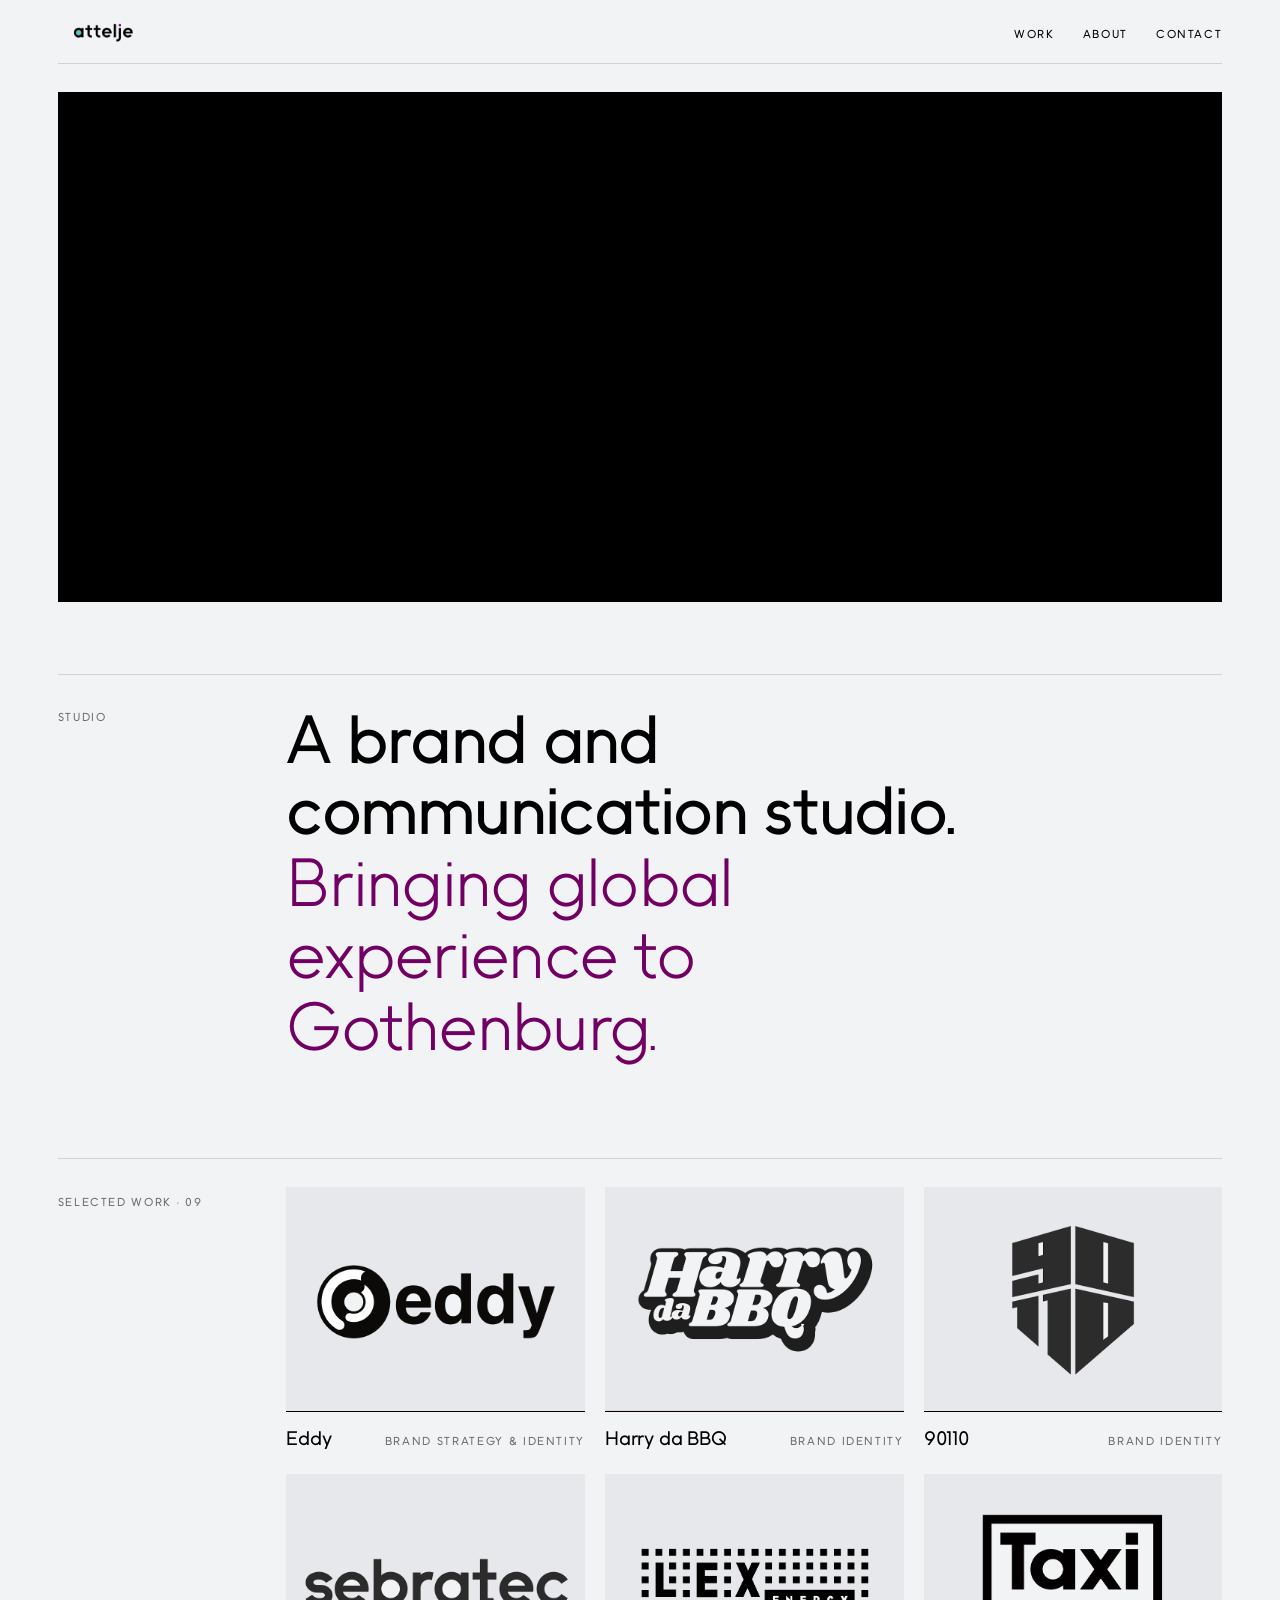
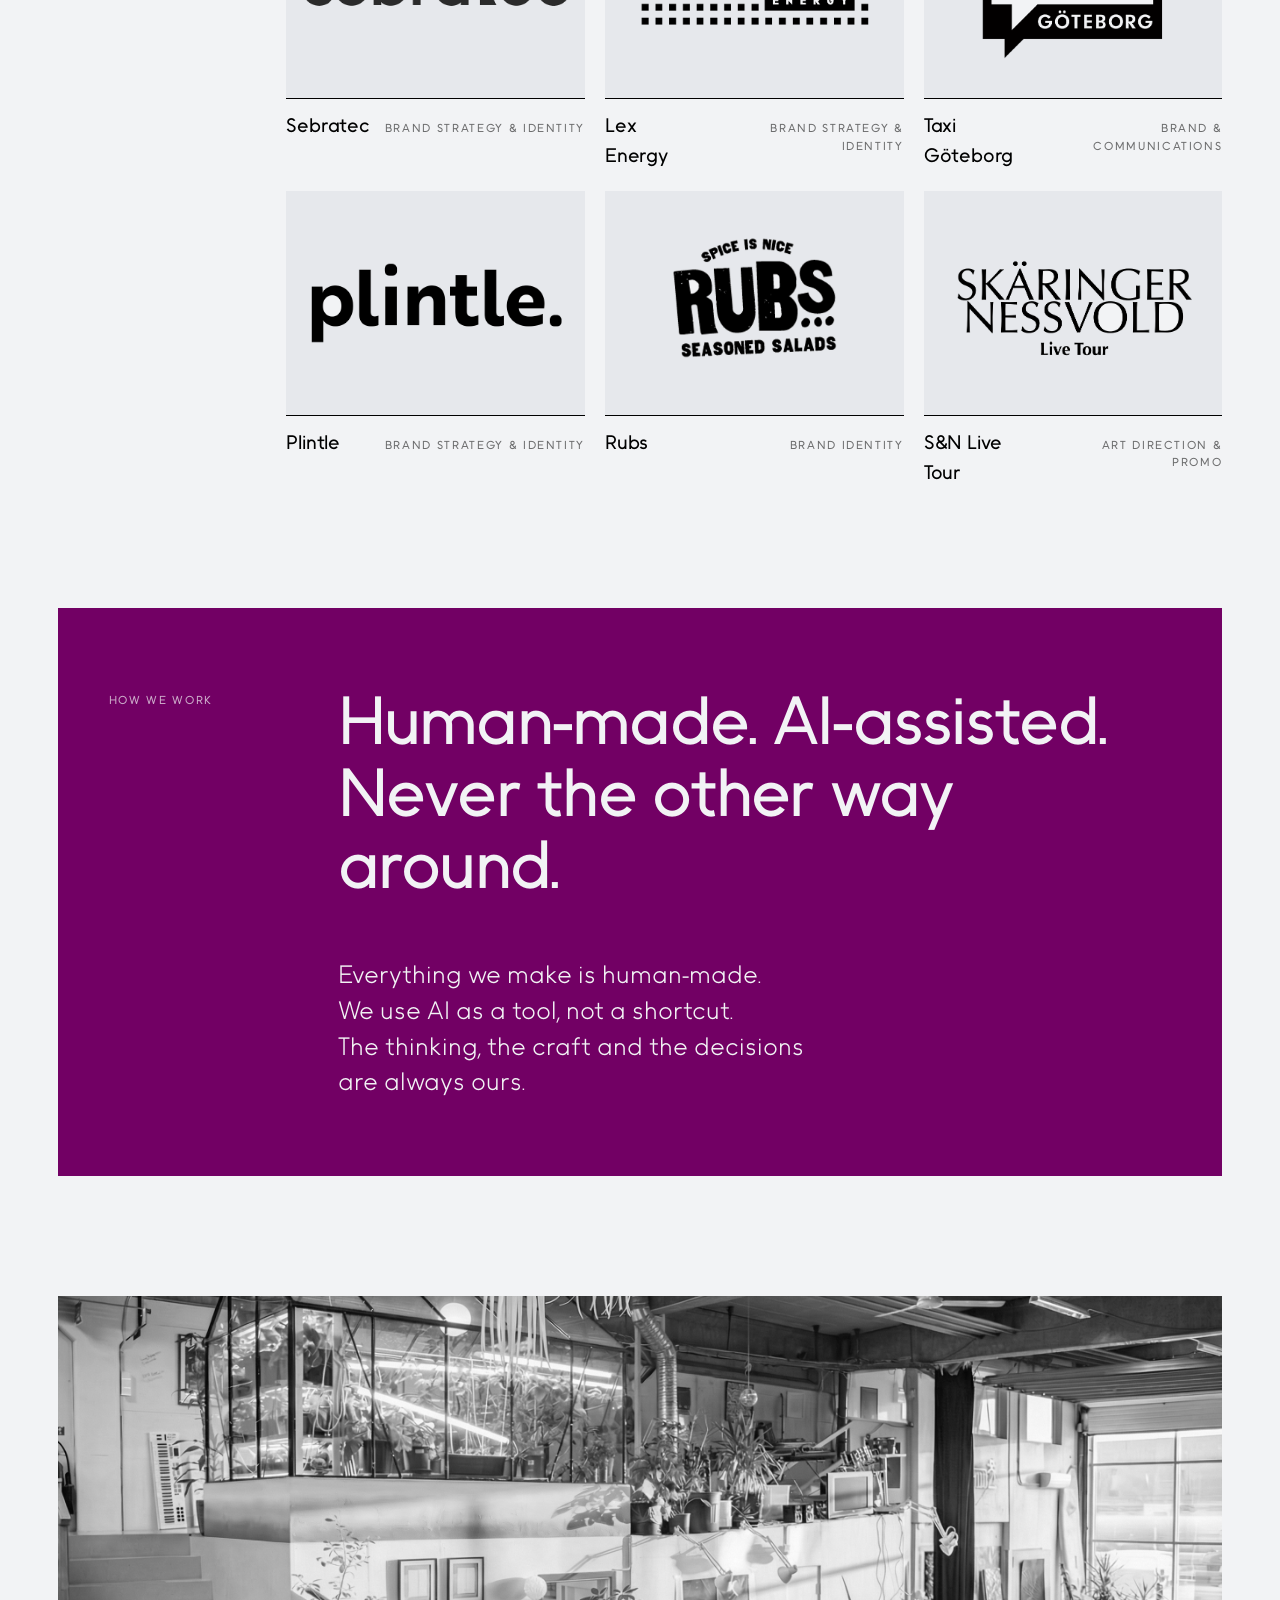
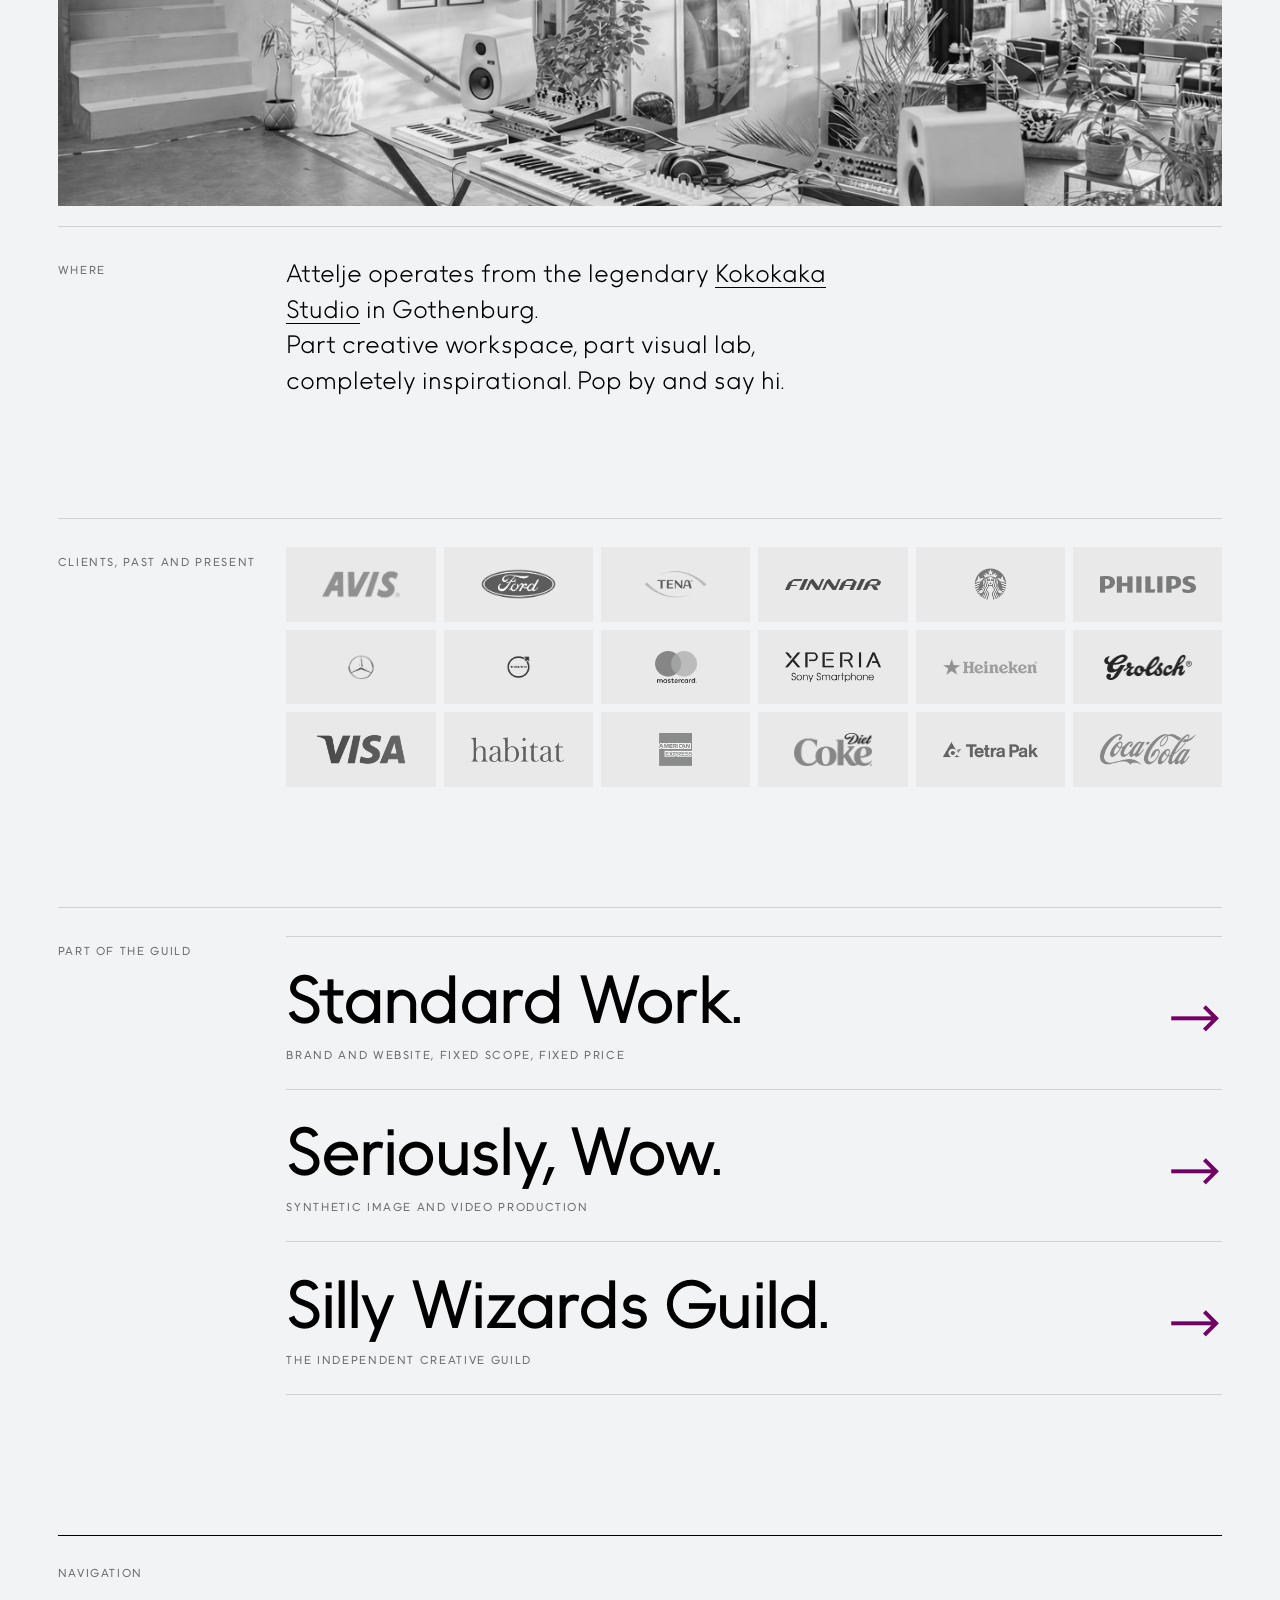
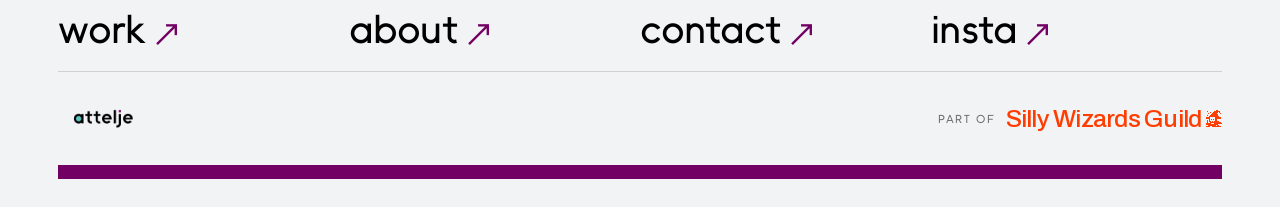
<file: index.html>
<!DOCTYPE html>
<html lang="en">
<head>
<meta charset="UTF-8" />
<meta name="viewport" content="width=device-width, initial-scale=1.0" />
<title>Attelje — Brand &amp; Communication Studio</title>
<meta name="description" content="A brand and communication studio. Bringing global experience to Gothenburg." />
<link rel="stylesheet" href="css/style.css" />
<link rel="icon" type="image/svg+xml" href="favicon.svg">

<!-- Open Graph / Social sharing -->
<meta property="og:type" content="website">
<meta property="og:title" content="Attelje — Brand &amp; Communication Studio">
<meta property="og:description" content="A brand and communication studio. Bringing global experience to Gothenburg.">
<meta property="og:image" content="https://www.attelje.com/images/brand/og-image.png">
<meta property="og:url" content="https://www.attelje.com">
<meta name="twitter:card" content="summary_large_image">
</head>
<body>

<!-- NAV -->
<nav class="nav" id="nav">
<a class="nav__logo" href="/">
<img src="images/brand/logo-wordmark.svg" alt="Attelje" />
</a>
<ul class="nav__links">
<li><a href="#work">work</a></li>
<li><a href="about.html">about</a></li>
<li><a href="contact.html">contact</a></li>
</ul>
</nav>

<div class="nav-spacer"></div>

<!-- HERO -->
<section class="hero">
<video
class="hero__image"
src="https://res.cloudinary.com/de5knrq1a/video/upload/vc_h264,w_1440,q_auto:eco/v1779108734/Attelje_Showreel_ghhhqg.mp4"
autoplay
muted
loop
playsinline
poster="https://res.cloudinary.com/de5knrq1a/video/upload/so_2,w_1600,q_auto,f_jpg/v1779108734/Attelje_Showreel_ghhhqg.jpg"
></video>
</section>

<!-- TAGLINE -->
<section class="tagline row">
<p class="label">Studio</p>
<p><span class="tagline__medium">A brand and communication studio.</span><br /><span class="tagline__light">Bringing global experience to Gothenburg.</span></p>
</section>

<!-- WORK GRID -->
<section id="work" class="row">
<p class="label">Selected work · 09</p>
<div class="work-grid">

<a class="work-grid__item" href="work/eddy.html">
<img src="images/homepage/tiles/eddy.png" alt="Eddy" />
<div class="work-grid__overlay">
<span class="work-grid__name">Eddy</span>
<span class="work-grid__category">Brand Strategy &amp; Identity</span>
</div>
</a>

<a class="work-grid__item" href="work/harry-da-bbq.html">
<img src="images/homepage/tiles/harry-da-bbq.png" alt="Harry da BBQ" />
<div class="work-grid__overlay">
<span class="work-grid__name">Harry da BBQ</span>
<span class="work-grid__category">Brand Identity</span>
</div>
</a>

<a class="work-grid__item" href="work/90110.html">
<img src="images/homepage/tiles/90110.png" alt="90110" />
<div class="work-grid__overlay">
<span class="work-grid__name">90110</span>
<span class="work-grid__category">Brand Identity</span>
</div>
</a>

<a class="work-grid__item" href="work/sebratec.html">
<img src="images/homepage/tiles/sebratec.png" alt="Sebratec" />
<div class="work-grid__overlay">
<span class="work-grid__name">Sebratec</span>
<span class="work-grid__category">Brand Strategy &amp; Identity</span>
</div>
</a>

<a class="work-grid__item" href="work/lex-energy.html">
<img src="images/homepage/tiles/lex-energy.png" alt="Lex Energy" />
<div class="work-grid__overlay">
<span class="work-grid__name">Lex Energy</span>
<span class="work-grid__category">Brand Strategy &amp; Identity</span>
</div>
</a>

<a class="work-grid__item" href="work/taxi-goteborg.html">
<img src="images/homepage/tiles/taxi-goteborg.png" alt="Taxi Göteborg" />
<div class="work-grid__overlay">
<span class="work-grid__name">Taxi Göteborg</span>
<span class="work-grid__category">Brand &amp; Communications</span>
</div>
</a>

<a class="work-grid__item" href="work/plintle.html">
<img src="images/homepage/tiles/plintle.png" alt="Plintle" />
<div class="work-grid__overlay">
<span class="work-grid__name">Plintle</span>
<span class="work-grid__category">Brand Strategy &amp; Identity</span>
</div>
</a>

<a class="work-grid__item" href="work/rubs.html">
<img src="images/homepage/tiles/rubs.png" alt="Rubs" />
<div class="work-grid__overlay">
<span class="work-grid__name">Rubs</span>
<span class="work-grid__category">Brand Identity</span>
</div>
</a>

<a class="work-grid__item" href="work/sn-live-tour.html">
<img src="images/homepage/tiles/sn-live-tour.png" alt="S&amp;N Live Tour" />
<div class="work-grid__overlay">
<span class="work-grid__name">S&amp;N Live Tour</span>
<span class="work-grid__category">Art Direction &amp; Promo</span>
</div>
</a>

</div>
</section>

<!-- MANIFESTO -->
<section class="manifesto">
<p class="label">How we work</p>
<p class="manifesto__headline">Human-made. AI-assisted.<br />Never the other way around.</p>
<p class="manifesto__body">Everything we make is human-made.<br />We use AI as a tool, not a shortcut.<br />The thinking, the craft and the decisions<br />are always ours.</p>
</section>

<!-- STUDIO -->
<section class="studio">
<img
class="studio__image"
src="images/homepage/studio-kokokaka.jpg"
alt="Kokokaka Studio, Gothenburg"
/>
<div class="row">
<p class="label">Where</p>
<p class="studio__caption">
Attelje operates from the legendary <a href="https://maps.google.com/?q=Kokokaka+Studio,+Gothenburg" target="_blank" rel="noopener">Kokokaka Studio</a> in Gothenburg.<br />
Part creative workspace, part visual lab, completely inspirational. Pop by and say hi.
</p>
</div>
</section>

<!-- LOGO GRID -->
<section class="logos row">
<p class="label">Clients, past and present</p>
<div class="logo-grid">
<img src="images/marquee/avis.png" alt="Avis" />
<img src="images/marquee/ford.png" alt="Ford" />
<img src="images/marquee/tena.png" alt="Tena" />
<img src="images/marquee/finnair.png" alt="Finnair" />
<img src="images/marquee/starbucks.png" alt="Starbucks" />
<img src="images/marquee/philips.png" alt="Philips" />
<img src="images/marquee/mercedes.png" alt="Mercedes-Benz" />
<img src="images/marquee/volvo.png" alt="Volvo" />
<img src="images/marquee/mastercard.png" alt="Mastercard" />
<img src="images/marquee/xperia.png" alt="Xperia" />
<img src="images/marquee/heineken.png" alt="Heineken" />
<img src="images/marquee/grolsch.png" alt="Grolsch" />
<img src="images/marquee/visa.png" alt="Visa" />
<img src="images/marquee/habitat.png" alt="Habitat" />
<img src="images/marquee/amex.png" alt="American Express" />
<img src="images/marquee/diet-coke.png" alt="Diet Coke" />
<img src="images/marquee/tetra-pak.png" alt="Tetra Pak" />
<img src="images/marquee/coca-cola.png" alt="Coca-Cola" />
</div>
</section>

<!-- GUILD -->
<section class="guild row">
<p class="label">Part of the Guild</p>
<div class="guild__links">
<a class="guild__item" href="https://standardwork.design" target="_blank" rel="noopener">
<span class="guild__name">Standard Work.</span>
<span class="guild__sub">brand and website, fixed scope, fixed price</span>
<span class="guild__arrow">→</span>
</a>
<a class="guild__item" href="https://seriouslywow.com" target="_blank" rel="noopener">
<span class="guild__name">Seriously, Wow.</span>
<span class="guild__sub">synthetic image and video production</span>
<span class="guild__arrow">→</span>
</a>
<a class="guild__item" href="https://www.sillywizardsguild.com" target="_blank" rel="noopener">
<span class="guild__name">Silly Wizards Guild.</span>
<span class="guild__sub">the independent creative guild</span>
<span class="guild__arrow">→</span>
</a>
</div>
</section>

<!-- FOOTER -->
<footer class="footer">
<p class="footer__nav-label">Navigation</p>
<nav class="footer__nav">
<a href="#work">work</a>
<a href="about.html">about</a>
<a href="contact.html">contact</a>
<a href="https://www.instagram.com/attelje.studio/" target="_blank" rel="noopener">insta</a>
</nav>
<div class="footer__bottom">
<a class="footer__wordmark" href="/">
<img src="images/brand/logo-wordmark.svg" alt="Attelje" />
</a>
<div class="footer__credit">
<span>Part of</span>
<a class="swg-lockup" href="https://www.sillywizardsguild.com/" target="_blank" rel="noopener" aria-label="Silly Wizards Guild">Silly Wizards Guild<img src="images/brand/swg-wizard.svg" alt="" /></a>
</div>
</div>
<div class="footer__bar"></div>
</footer>

<!-- SHOWREEL MODAL -->
<div class="modal" id="showreel-modal" role="dialog" aria-modal="true" aria-label="Showreel">
<div class="modal__inner">
<button class="modal__close" id="modal-close">Close ✕</button>
<video
id="showreel-video"
src="https://res.cloudinary.com/de5knrq1a/video/upload/vc_h264,w_1440,q_auto:eco/v1779108734/Attelje_Showreel_ghhhqg.mp4"
controls
playsinline
preload="none"
></video>
</div>
</div>

<script src="js/main.js"></script>
</body>
</html>
</file>
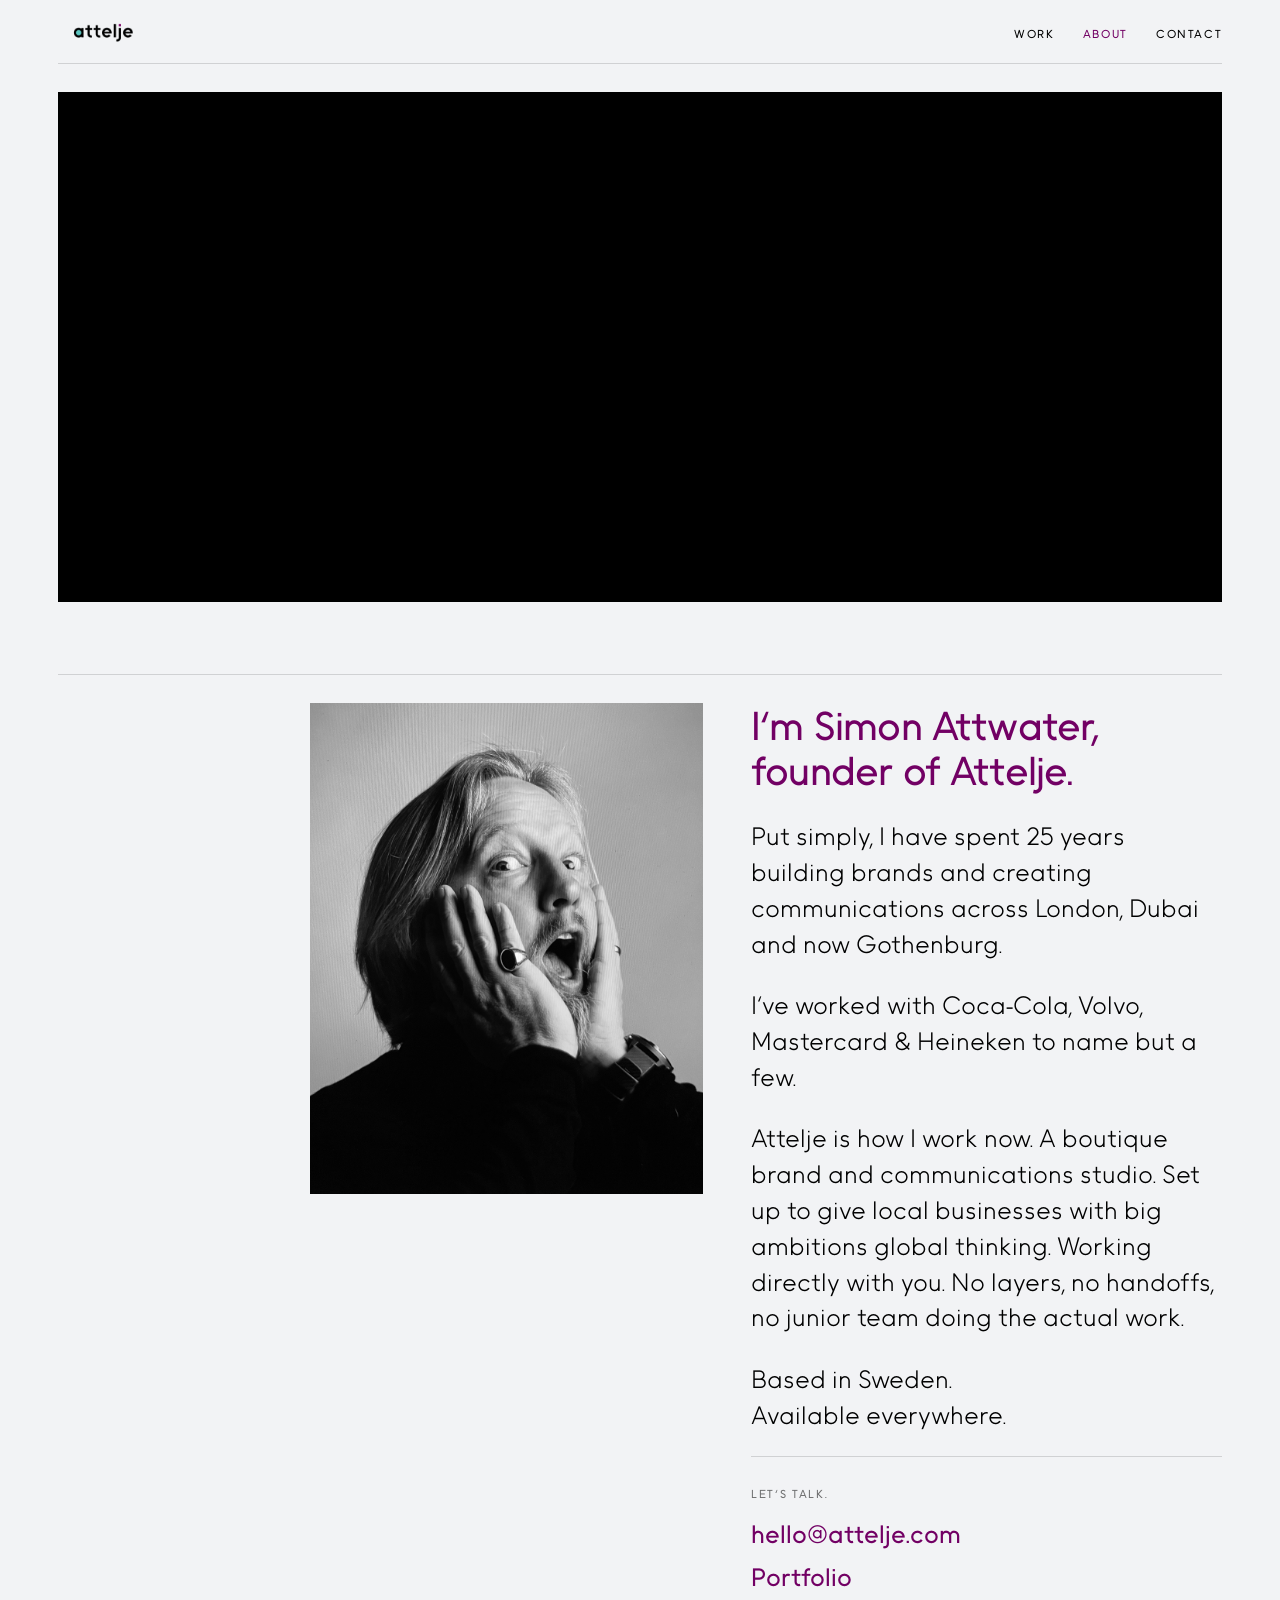
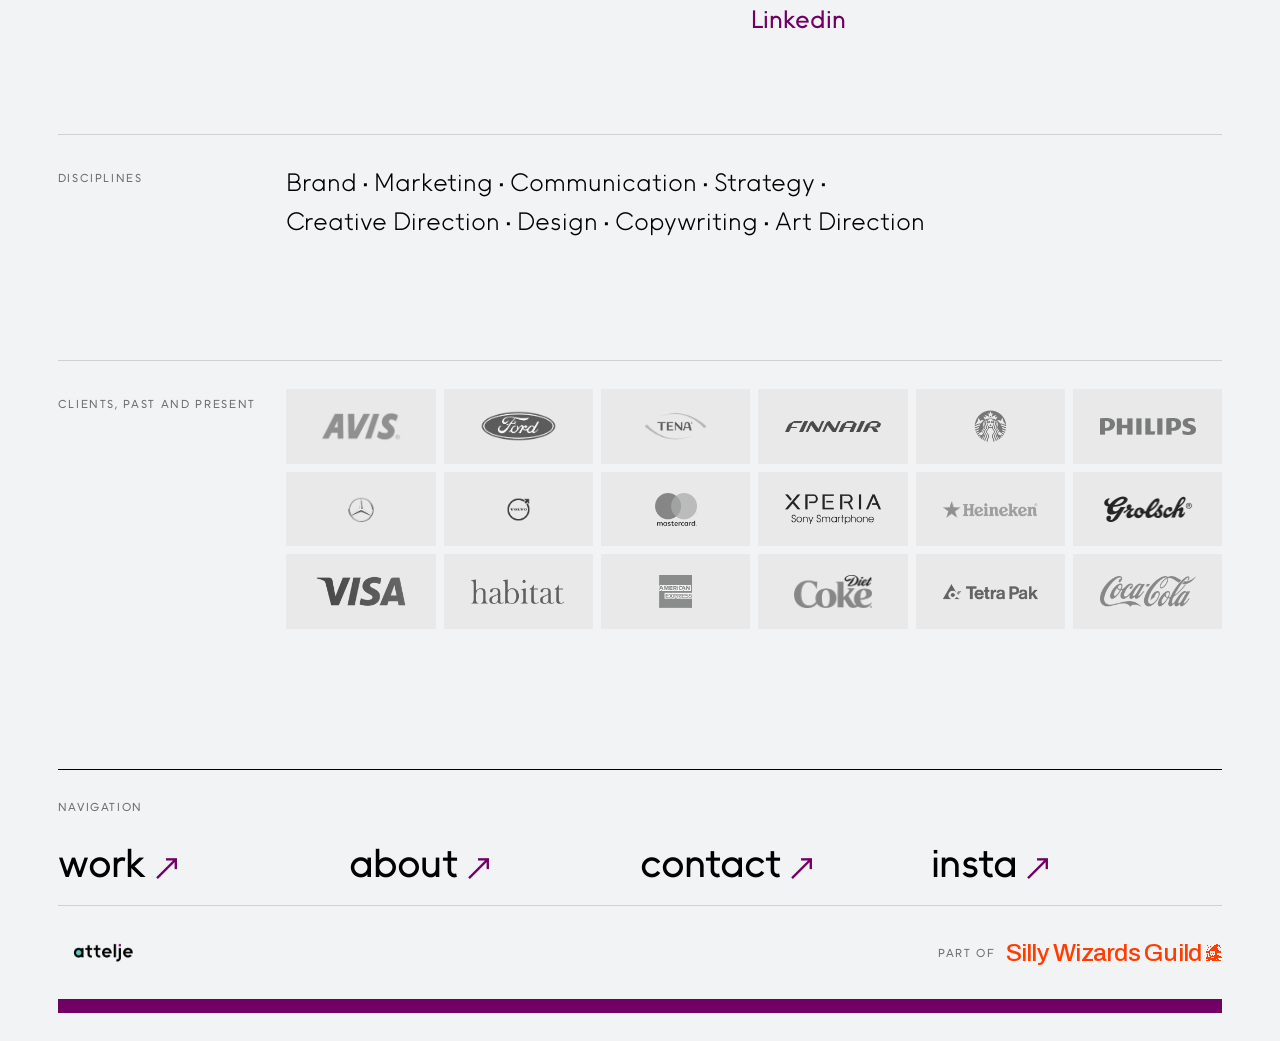
<file: about.html>
<!DOCTYPE html>
<html lang="en">
<head>
  <meta charset="UTF-8" />
  <meta name="viewport" content="width=device-width, initial-scale=1.0" />
  <title>About — Attelje</title>
  <meta name="description" content="I'm Simon Attwater, founder of Attelje. 25 years building brands across London, Dubai and Gothenburg." />
  <link rel="stylesheet" href="css/style.css" />
  <link rel="icon" type="image/svg+xml" href="favicon.svg">

    <!-- Open Graph / Social sharing -->
    <meta property="og:type" content="website">
    <meta property="og:title" content="Attelje — Brand &amp; Communication Studio">
    <meta property="og:description" content="A brand and communication studio. Bringing global experience to Gothenburg.">
    <meta property="og:image" content="https://www.attelje.com/images/brand/og-image.png">
    <meta name="twitter:card" content="summary_large_image">
    <meta property="og:url" content="https://www.attelje.com/about.html">
</head>
<body>

  <!-- NAV -->
  <nav class="nav" id="nav">
    <a class="nav__logo" href="/">
      <img src="images/brand/logo-wordmark.svg" alt="Attelje" />
    </a>
    <ul class="nav__links">
      <li><a href="/#work">work</a></li>
      <li><a href="about.html" class="active">about</a></li>
      <li><a href="contact.html">contact</a></li>
    </ul>
  </nav>

  <div class="nav-spacer"></div>

  <!-- HERO VIDEO -->
  <section class="hero">
    <video
      class="hero__image"
      src="https://res.cloudinary.com/de5knrq1a/video/upload/vc_h264,w_1440,q_auto:eco/v1781178671/Final_Long_copy_djq6qq.mp4"
      autoplay
      muted
      loop
      playsinline
      poster="https://res.cloudinary.com/de5knrq1a/video/upload/so_2,w_1600,q_auto,f_jpg/v1781178671/Final_Long_copy_djq6qq.jpg"
    ></video>
  </section>

  <!-- ABOUT -->
  <section class="about">
    <div class="about__inner">

      <div class="about__left">
        <img
          class="about__portrait"
          src="images/about/simon-portrait.jpg"
          alt="Simon Attwater, founder of Attelje"
        />
      </div>

      <div class="about__copy">
        <p class="about__intro">
          I'm Simon Attwater,<br />
          founder of Attelje.
        </p>
        <p>
          Put simply, I have spent 25 years building brands and creating
          communications across London, Dubai and now Gothenburg.
        </p>
        <p>
          I've worked with Coca-Cola, Volvo, Mastercard &amp; Heineken to name but a few.
        </p>
        <p>
          Attelje is how I work now. A boutique brand and communications studio.
          Set up to give local businesses with big ambitions global thinking.
          Working directly with you. No layers, no handoffs,
          no junior team doing the actual work.
        </p>
        <p>
          Based in Sweden.<br />
          Available everywhere.
        </p>
      </div>

      <div class="about__links">
        <p class="about__links-label">Let's talk.</p>
        <a href="mailto:hello@attelje.com">hello@attelje.com</a>
        <a href="https://www.behance.net/simonattwater" target="_blank" rel="noopener">Portfolio</a>
        <a href="https://www.linkedin.com/in/simon-attwater-60151629/" target="_blank" rel="noopener">Linkedin</a>
      </div>

    </div>
  </section>

  <!-- SERVICES -->
  <div class="about__services row">
    <p class="label">Disciplines</p>
    <p>Brand · Marketing · Communication · Strategy · Creative Direction · Design · Copywriting · Art Direction</p>
  </div>

  <!-- LOGO GRID -->
  <section class="logos row">
  <p class="label">Clients, past and present</p>
  <div class="logo-grid">
    <img src="images/marquee/avis.png" alt="Avis" />
    <img src="images/marquee/ford.png" alt="Ford" />
    <img src="images/marquee/tena.png" alt="Tena" />
    <img src="images/marquee/finnair.png" alt="Finnair" />
    <img src="images/marquee/starbucks.png" alt="Starbucks" />
    <img src="images/marquee/philips.png" alt="Philips" />
    <img src="images/marquee/mercedes.png" alt="Mercedes-Benz" />
    <img src="images/marquee/volvo.png" alt="Volvo" />
    <img src="images/marquee/mastercard.png" alt="Mastercard" />
    <img src="images/marquee/xperia.png" alt="Xperia" />
    <img src="images/marquee/heineken.png" alt="Heineken" />
    <img src="images/marquee/grolsch.png" alt="Grolsch" />
    <img src="images/marquee/visa.png" alt="Visa" />
    <img src="images/marquee/habitat.png" alt="Habitat" />
    <img src="images/marquee/amex.png" alt="American Express" />
    <img src="images/marquee/diet-coke.png" alt="Diet Coke" />
    <img src="images/marquee/tetra-pak.png" alt="Tetra Pak" />
    <img src="images/marquee/coca-cola.png" alt="Coca-Cola" />
  </div>
  </section>

    <!-- FOOTER -->
  <footer class="footer">
    <p class="footer__nav-label">Navigation</p>
    <nav class="footer__nav">
      <a href="/#work">work</a>
      <a href="about.html">about</a>
      <a href="contact.html">contact</a>
      <a href="https://www.instagram.com/attelje.studio/" target="_blank" rel="noopener">insta</a>
    </nav>
    <div class="footer__bottom">
      <a class="footer__wordmark" href="/">
        <img src="images/brand/logo-wordmark.svg" alt="Attelje" />
      </a>
      <div class="footer__credit">
        <span>Part of</span>
        <a class="swg-lockup" href="https://www.sillywizardsguild.com/" target="_blank" rel="noopener" aria-label="Silly Wizards Guild">Silly Wizards Guild<img src="images/brand/swg-wizard.svg" alt="" /></a>
      </div>
    </div>
    <div class="footer__bar"></div>
  </footer>

  <script src="js/main.js"></script>
</body>
</html>
</file>
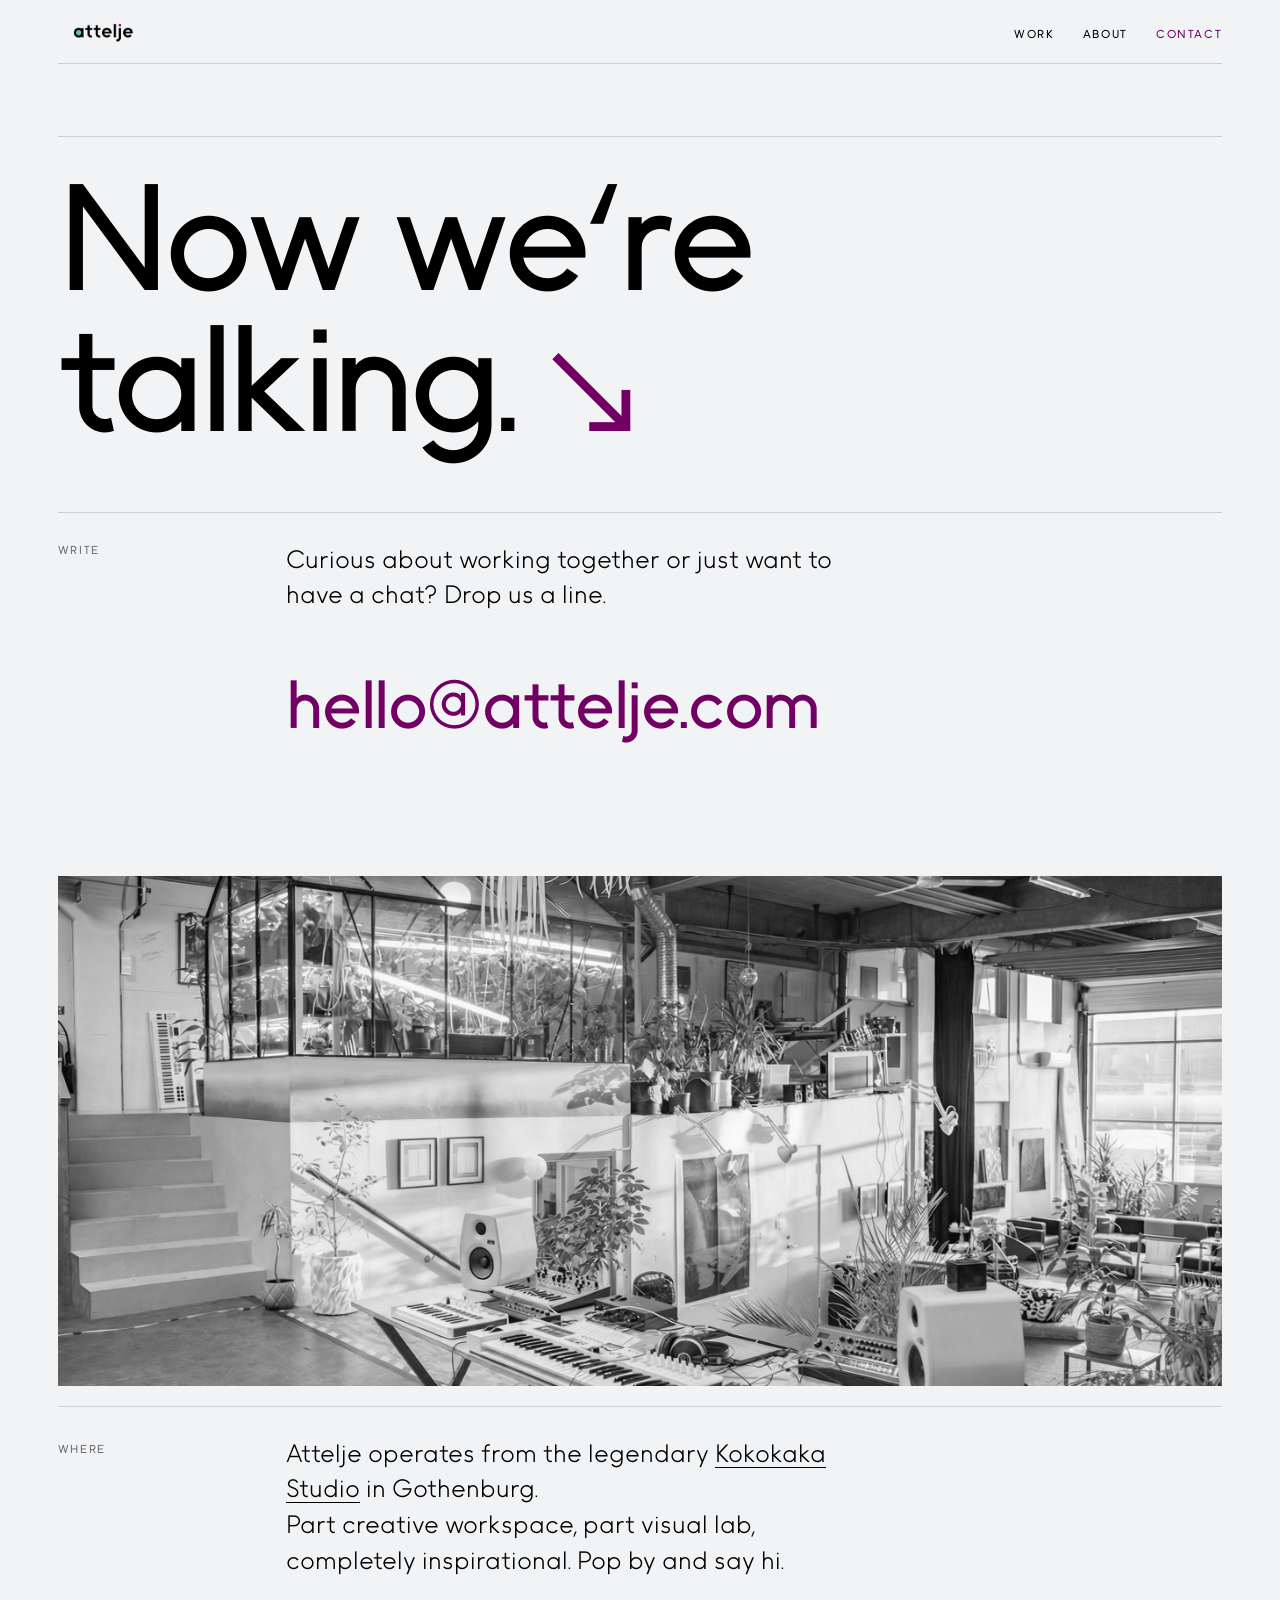
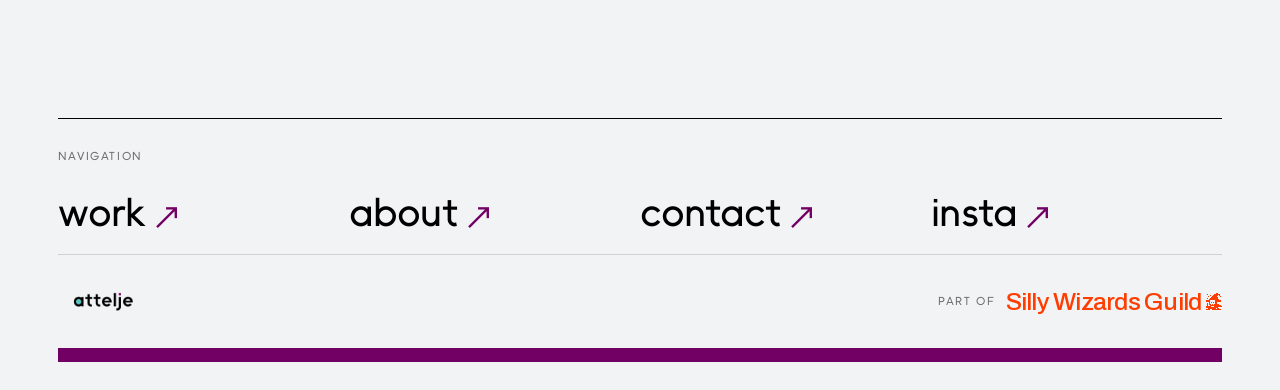
<file: contact.html>
<!DOCTYPE html>
<html lang="en">
<head>
  <meta charset="UTF-8" />
  <meta name="viewport" content="width=device-width, initial-scale=1.0" />
  <title>Contact — Attelje</title>
  <meta name="description" content="Curious about working together or just want to have a chat? Drop us a line." />
  <link rel="stylesheet" href="css/style.css" />
  <link rel="icon" type="image/svg+xml" href="favicon.svg">

    <!-- Open Graph / Social sharing -->
    <meta property="og:type" content="website">
    <meta property="og:title" content="Attelje — Brand &amp; Communication Studio">
    <meta property="og:description" content="A brand and communication studio. Bringing global experience to Gothenburg.">
    <meta property="og:image" content="https://www.attelje.com/images/brand/og-image.png">
    <meta property="og:url" content="https://www.attelje.com/contact.html">
    <meta name="twitter:card" content="summary_large_image">
</head>
<body>

  <!-- NAV -->
  <nav class="nav" id="nav">
    <a class="nav__logo" href="/">
      <img src="images/brand/logo-wordmark.svg" alt="Attelje" />
    </a>
    <ul class="nav__links">
      <li><a href="/#work">work</a></li>
      <li><a href="about.html">about</a></li>
      <li><a href="contact.html" class="active">contact</a></li>
    </ul>
  </nav>

  <div class="nav-spacer"></div>

  <!-- CONTACT -->
  <section class="contact">
    <div class="contact__inner">
      <h1 class="contact__heading">Now we're talking.</h1>
      <div class="contact__body">
        <p class="label" style="grid-column:1">Write</p>
        <p>Curious about working together or just want to have a chat? Drop us a line.</p>
        <a class="contact__email" href="mailto:hello@attelje.com">hello@attelje.com</a>
      </div>
    </div>
  </section>

  <!-- STUDIO -->
  <section class="studio">
    <img
      class="studio__image"
      src="images/homepage/studio-kokokaka.jpg"
      alt="Kokokaka Studio, Gothenburg"
    />
    <div class="row">
    <p class="label">Where</p>
    <p class="studio__caption">
      Attelje operates from the legendary <a href="https://maps.google.com/?q=Kokokaka+Studio,+Gothenburg" target="_blank" rel="noopener">Kokokaka Studio</a> in Gothenburg.<br />
      Part creative workspace, part visual lab, completely inspirational. Pop by and say hi.
    </p>
    </div>
  </section>

  <!-- FOOTER -->
  <footer class="footer">
    <p class="footer__nav-label">Navigation</p>
    <nav class="footer__nav">
      <a href="/#work">work</a>
      <a href="about.html">about</a>
      <a href="contact.html">contact</a>
      <a href="https://www.instagram.com/attelje.studio/" target="_blank" rel="noopener">insta</a>
    </nav>
    <div class="footer__bottom">
      <a class="footer__wordmark" href="/">
        <img src="images/brand/logo-wordmark.svg" alt="Attelje" />
      </a>
      <div class="footer__credit">
        <span>Part of</span>
        <a class="swg-lockup" href="https://www.sillywizardsguild.com/" target="_blank" rel="noopener" aria-label="Silly Wizards Guild">Silly Wizards Guild<img src="images/brand/swg-wizard.svg" alt="" /></a>
      </div>
    </div>
    <div class="footer__bar"></div>
  </footer>

  <script src="js/main.js"></script>
</body>
</html>
</file>
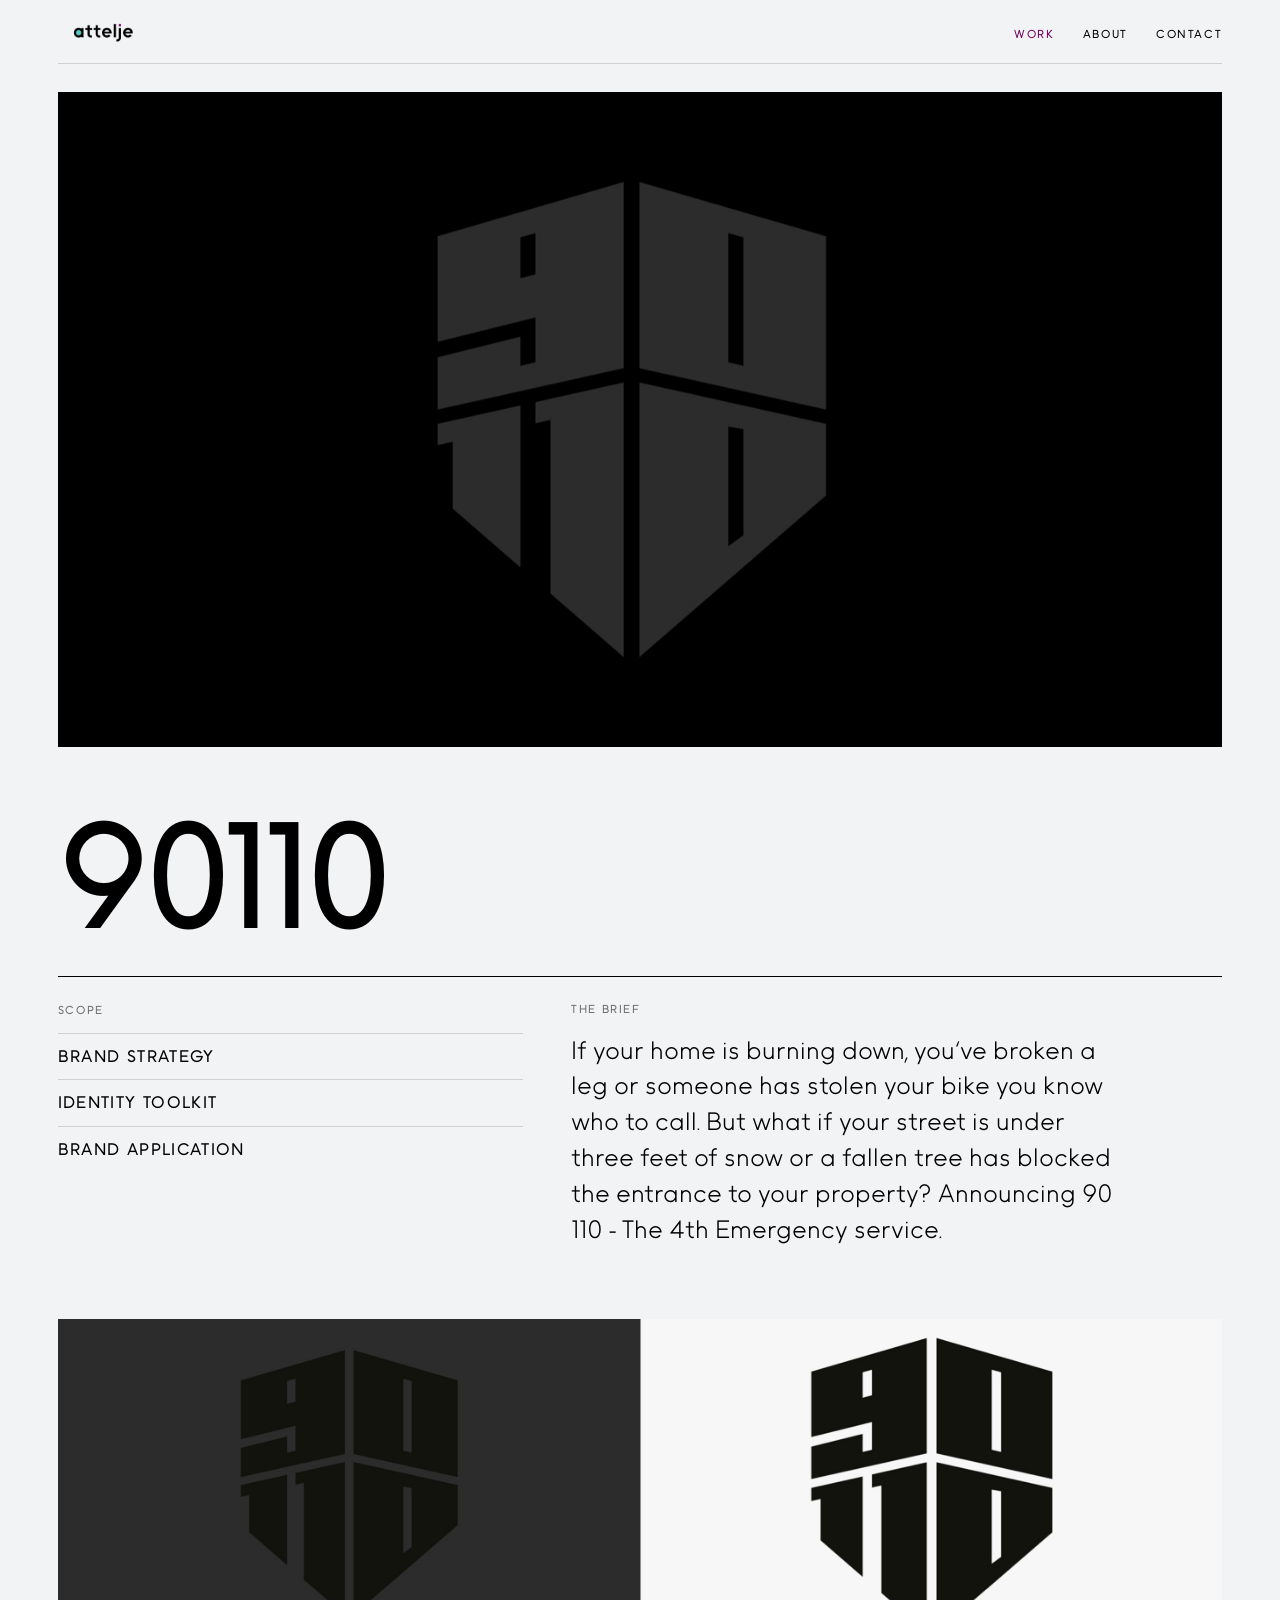
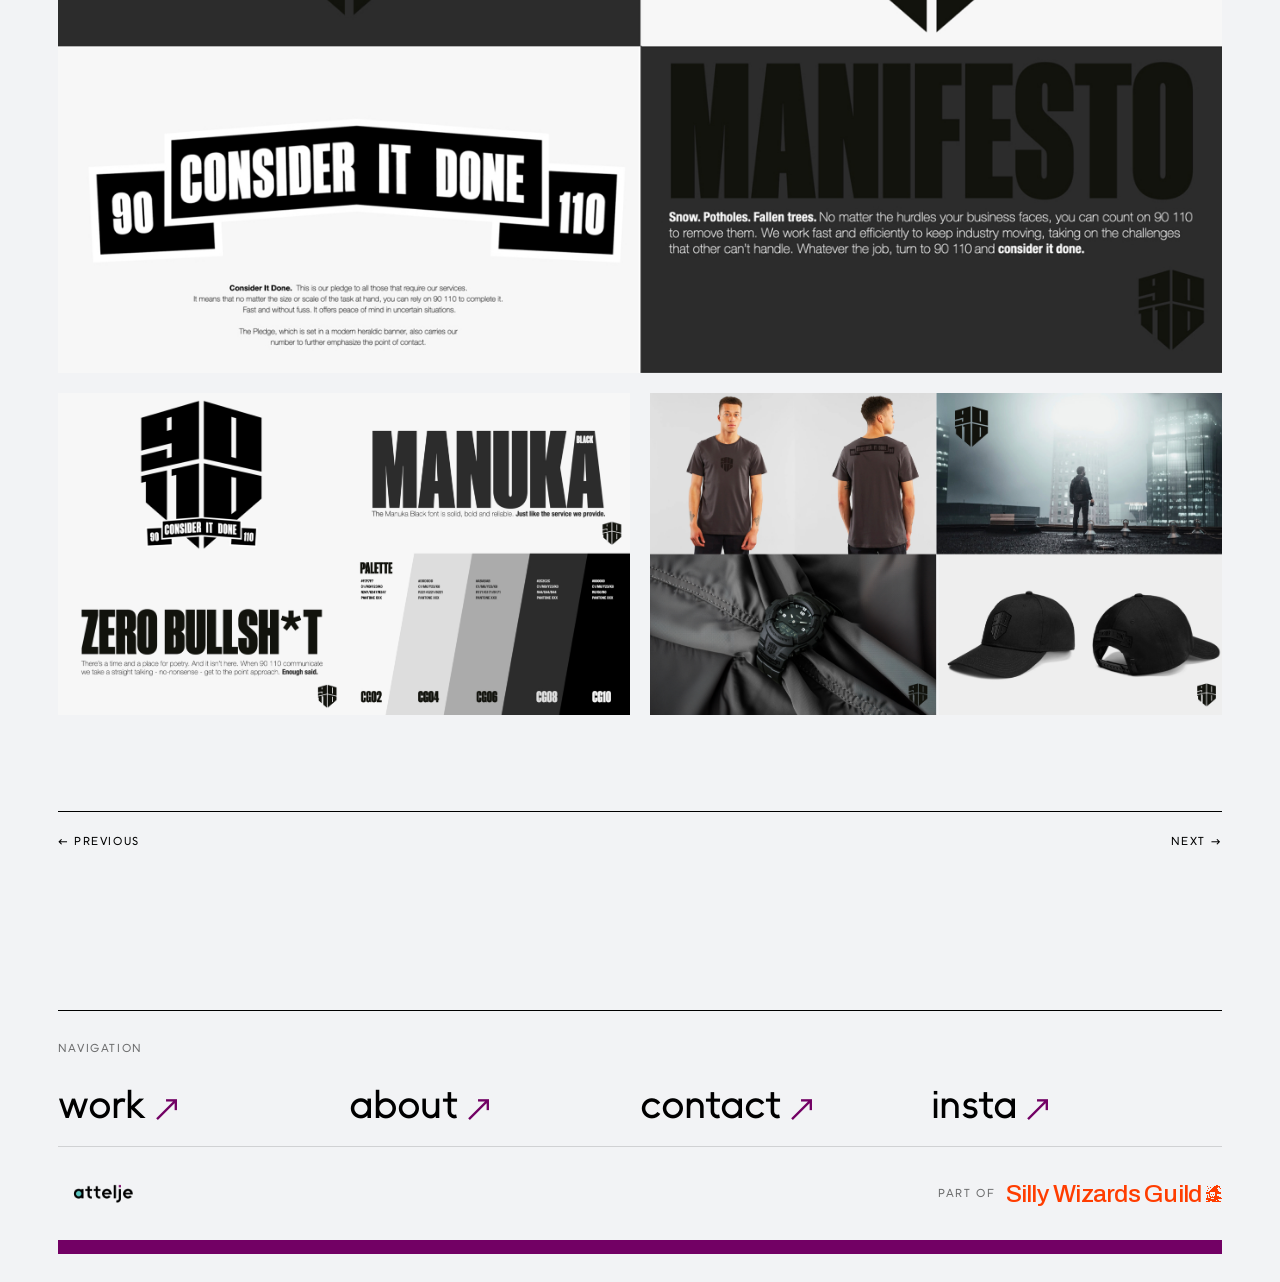
<file: work/90110.html>
<!DOCTYPE html>
<html lang="en">
<head>
  <meta charset="UTF-8" />
  <meta name="viewport" content="width=device-width, initial-scale=1.0" />
  <title>90110 — Attelje</title>
  <link rel="stylesheet" href="../css/style.css" />
</head>
<body>

  <!-- NAV -->
  <nav class="nav" id="nav">
    <a class="nav__logo" href="/">
      <img src="../images/brand/logo-wordmark.svg" alt="Attelje" />
    </a>
    <ul class="nav__links">
      <li><a href="../index.html#work" class="active">work</a></li>
      <li><a href="../about.html">about</a></li>
      <li><a href="../contact.html">contact</a></li>
    </ul>
  </nav>

  <div class="nav-spacer"></div>

  <!-- HERO — static image -->
  <section class="case-hero">
    <img src="../images/work/90110/hero.jpg" alt="90110" />
  </section>

  <!-- INTRO -->
  <div class="case-intro">
    <div class="case-intro__meta">
      <h1 class="case-intro__title">90110</h1>
      <ul class="case-intro__deliverables">
        <li>Brand Strategy</li>
        <li>Identity Toolkit</li>
        <li>Brand Application</li>
      </ul>
    </div>
    <p class="case-intro__description">
      If your home is burning down, you've broken a leg or someone has stolen your bike you know who to call. But what if your street is under three feet of snow or a fallen tree has blocked the entrance to your property? Announcing 90 110 - The 4th Emergency service.
    </p>
  </div>

  <!-- CONTENT -->
  <div class="case-content">
    <div class="case-section case-section--full">
      <img src="../images/work/90110/01.jpg" alt="90110" />
    </div>
    <div class="case-section case-section--two-col">
      <img src="../images/work/90110/02.jpg" alt="90110" />
      <img src="../images/work/90110/03.jpg" alt="90110" />
    </div>
  </div>

  <!-- PREV / NEXT -->
  <nav class="case-nav">
    <a href="harry-da-bbq.html">← Previous</a>
    <a href="sebratec.html">Next →</a>
  </nav>

  <!-- FOOTER -->
  <footer class="footer">
    <p class="footer__nav-label">Navigation</p>
    <nav class="footer__nav">
      <a href="../index.html#work">work</a>
      <a href="../about.html">about</a>
      <a href="../contact.html">contact</a>
      <a href="https://www.instagram.com/attelje" target="_blank" rel="noopener">insta</a>
    </nav>
    <div class="footer__bottom">
      <a class="footer__wordmark" href="/">
        <img src="../images/brand/logo-wordmark.svg" alt="Attelje" />
      </a>
      <div class="footer__credit">
        <span>Part of</span>
        <a class="swg-lockup" href="https://www.sillywizardsguild.com/" target="_blank" rel="noopener" aria-label="Silly Wizards Guild">Silly Wizards Guild<img src="../images/brand/swg-wizard.svg" alt="" /></a>
      </div>
    </div>
    <div class="footer__bar"></div>
  </footer>

  <script src="../js/main.js"></script>
</body>
</html>
</file>
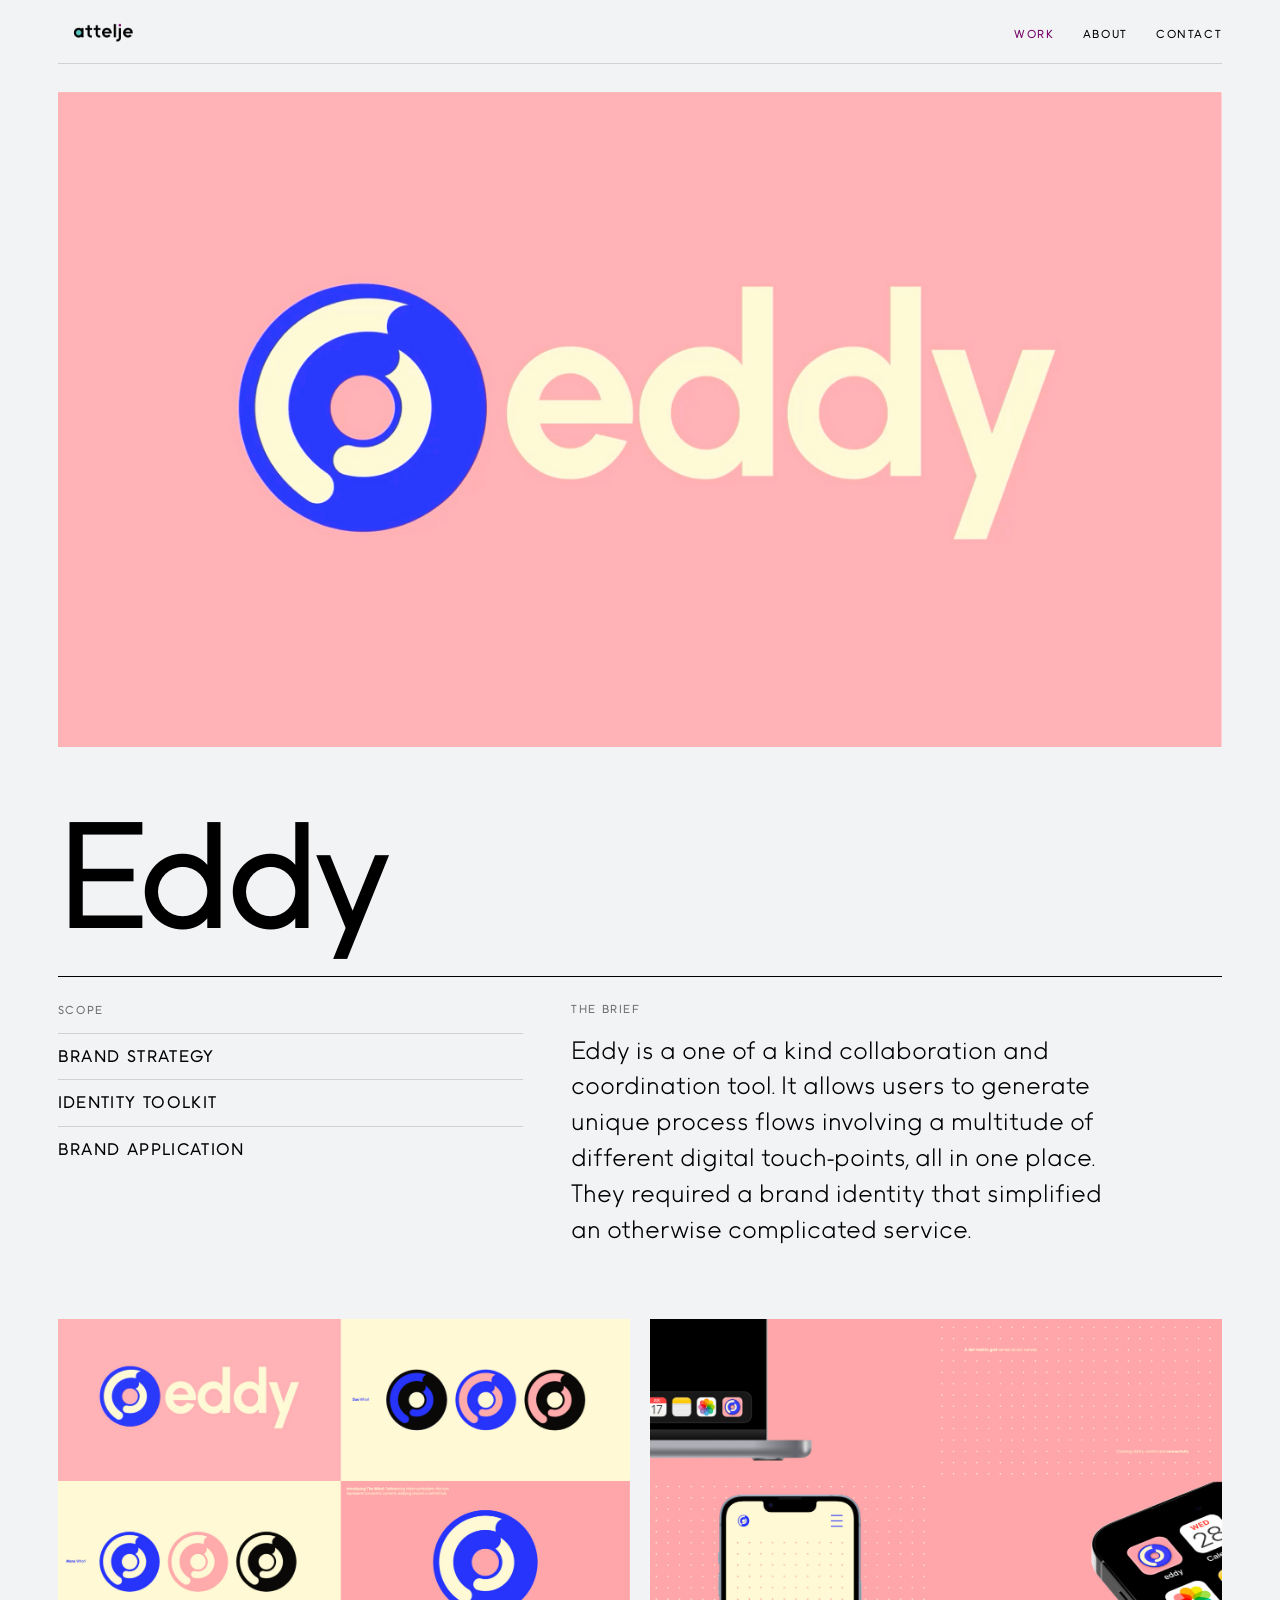
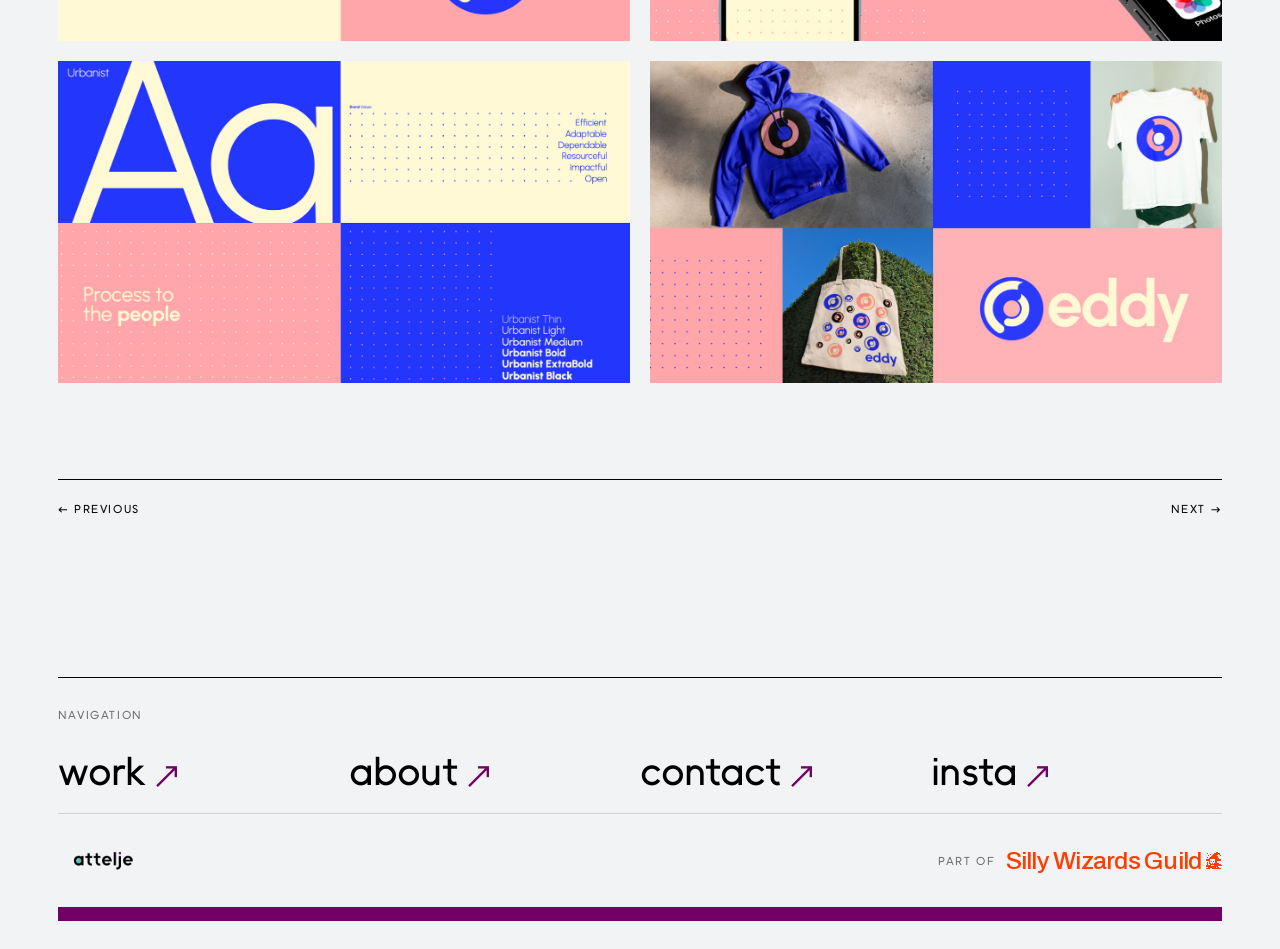
<file: work/eddy.html>
<!DOCTYPE html>
<html lang="en">
<head>
  <meta charset="UTF-8" />
  <meta name="viewport" content="width=device-width, initial-scale=1.0" />
  <title>Eddy — Attelje</title>
  <link rel="stylesheet" href="../css/style.css" />
</head>
<body>

  <!-- NAV -->
  <nav class="nav" id="nav">
    <a class="nav__logo" href="/">
      <img src="../images/brand/logo-wordmark.svg" alt="Attelje" />
    </a>
    <ul class="nav__links">
      <li><a href="../index.html#work" class="active">work</a></li>
      <li><a href="../about.html">about</a></li>
      <li><a href="../contact.html">contact</a></li>
    </ul>
  </nav>

  <div class="nav-spacer"></div>

  <!-- HERO — static image -->
  <section class="case-hero">
    <img src="../images/work/eddy/hero.jpg" alt="Eddy" />
  </section>

  <!-- INTRO -->
  <div class="case-intro">
    <div class="case-intro__meta">
      <h1 class="case-intro__title">Eddy</h1>
      <ul class="case-intro__deliverables">
        <li>Brand Strategy</li>
        <li>Identity Toolkit</li>
        <li>Brand Application</li>
      </ul>
    </div>
    <p class="case-intro__description">
      Eddy is a one of a kind collaboration and coordination tool. It allows users to generate unique
      process flows involving a multitude of different digital touch-points, all in one place. They
      required a brand identity that simplified an otherwise complicated service.
    </p>
  </div>

  <!-- CONTENT -->
  <div class="case-content">
    <div class="case-section case-section--two-col">
      <img src="../images/work/eddy/01.jpg" alt="Eddy brand identity" />
      <img src="../images/work/eddy/02.jpg" alt="Eddy brand identity" />
    </div>
    <div class="case-section case-section--two-col">
      <img src="../images/work/eddy/03.jpg" alt="Eddy brand identity" />
      <img src="../images/work/eddy/04.jpg" alt="Eddy brand identity" />
    </div>
  </div>

  <!-- PREV / NEXT -->
  <nav class="case-nav">
    <a href="sn-live-tour.html">← Previous</a>
    <a href="harry-da-bbq.html">Next →</a>
  </nav>

  <!-- FOOTER -->
  <footer class="footer">
    <p class="footer__nav-label">Navigation</p>
    <nav class="footer__nav">
      <a href="../index.html#work">work</a>
      <a href="../about.html">about</a>
      <a href="../contact.html">contact</a>
      <a href="https://www.instagram.com/attelje" target="_blank" rel="noopener">insta</a>
    </nav>
    <div class="footer__bottom">
      <a class="footer__wordmark" href="/">
        <img src="../images/brand/logo-wordmark.svg" alt="Attelje" />
      </a>
      <div class="footer__credit">
        <span>Part of</span>
        <a class="swg-lockup" href="https://www.sillywizardsguild.com/" target="_blank" rel="noopener" aria-label="Silly Wizards Guild">Silly Wizards Guild<img src="../images/brand/swg-wizard.svg" alt="" /></a>
      </div>
    </div>
    <div class="footer__bar"></div>
  </footer>

  <script src="../js/main.js"></script>
</body>
</html>
</file>
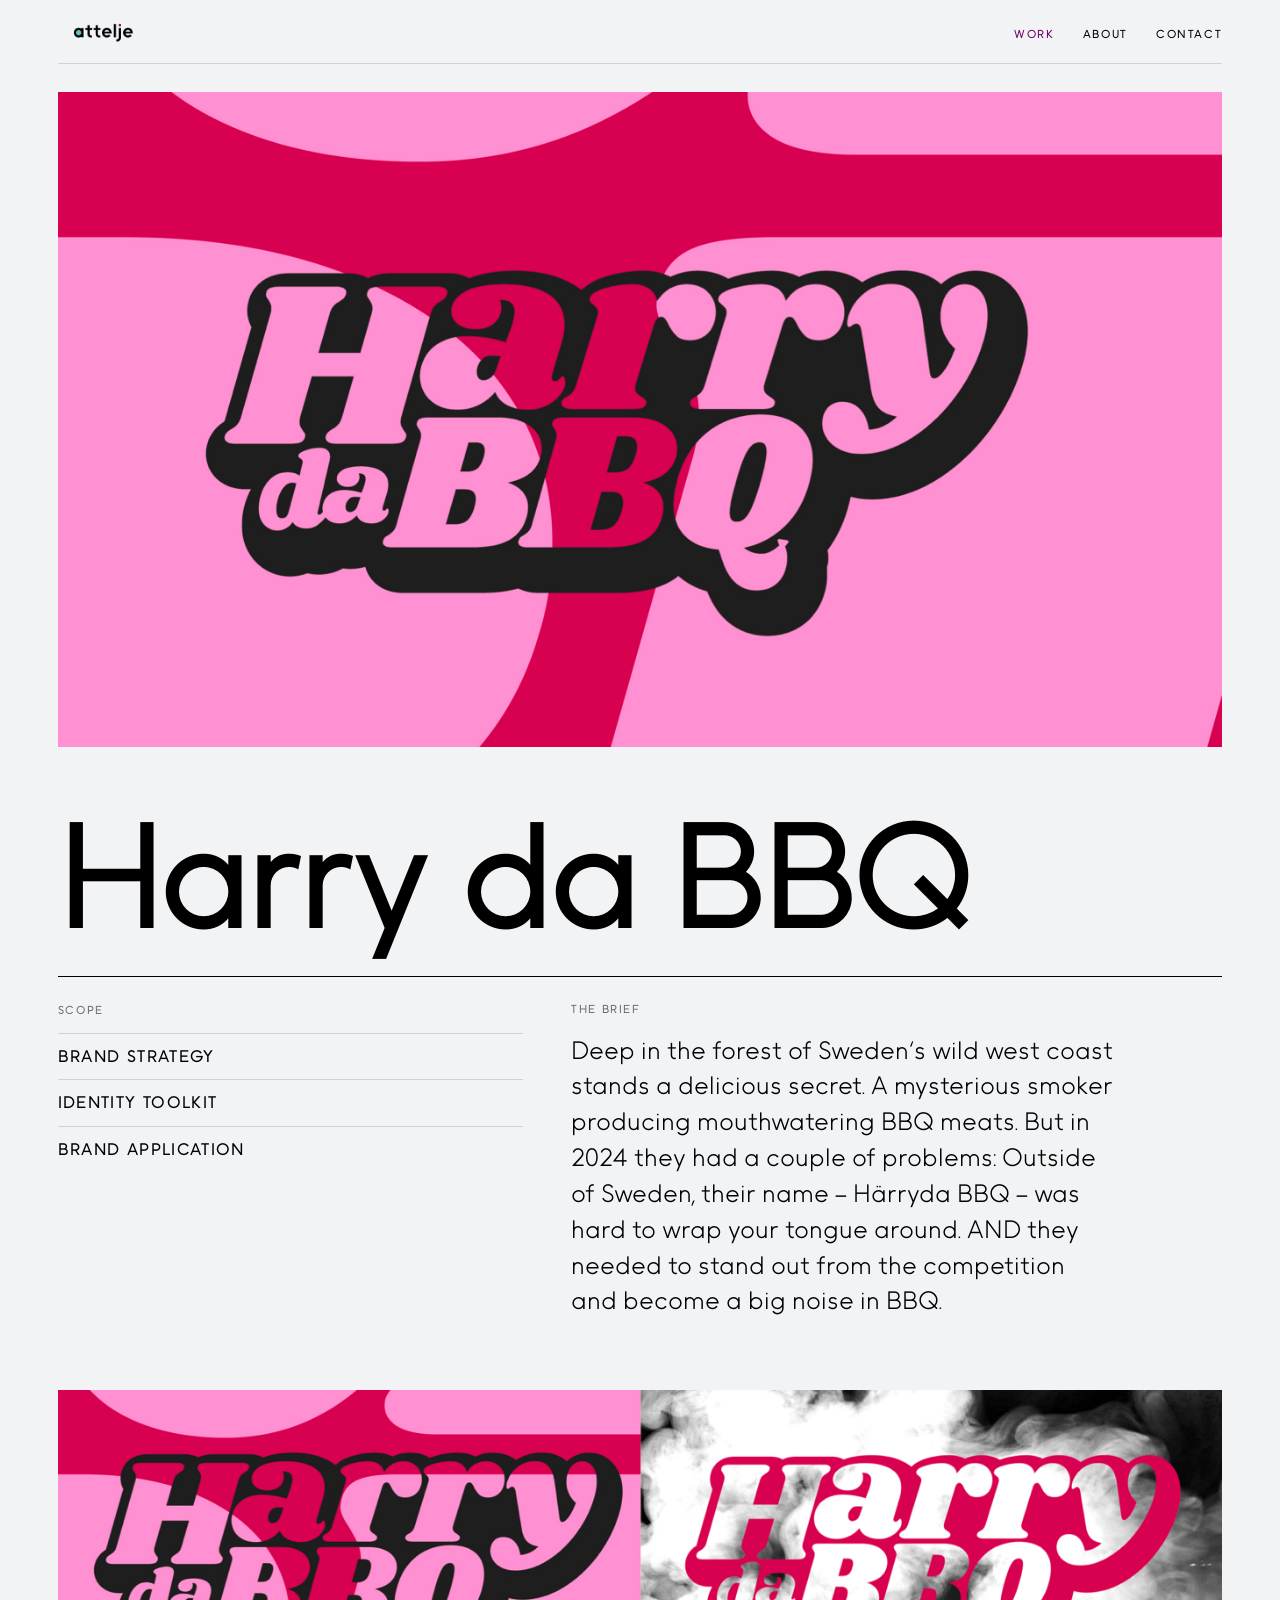
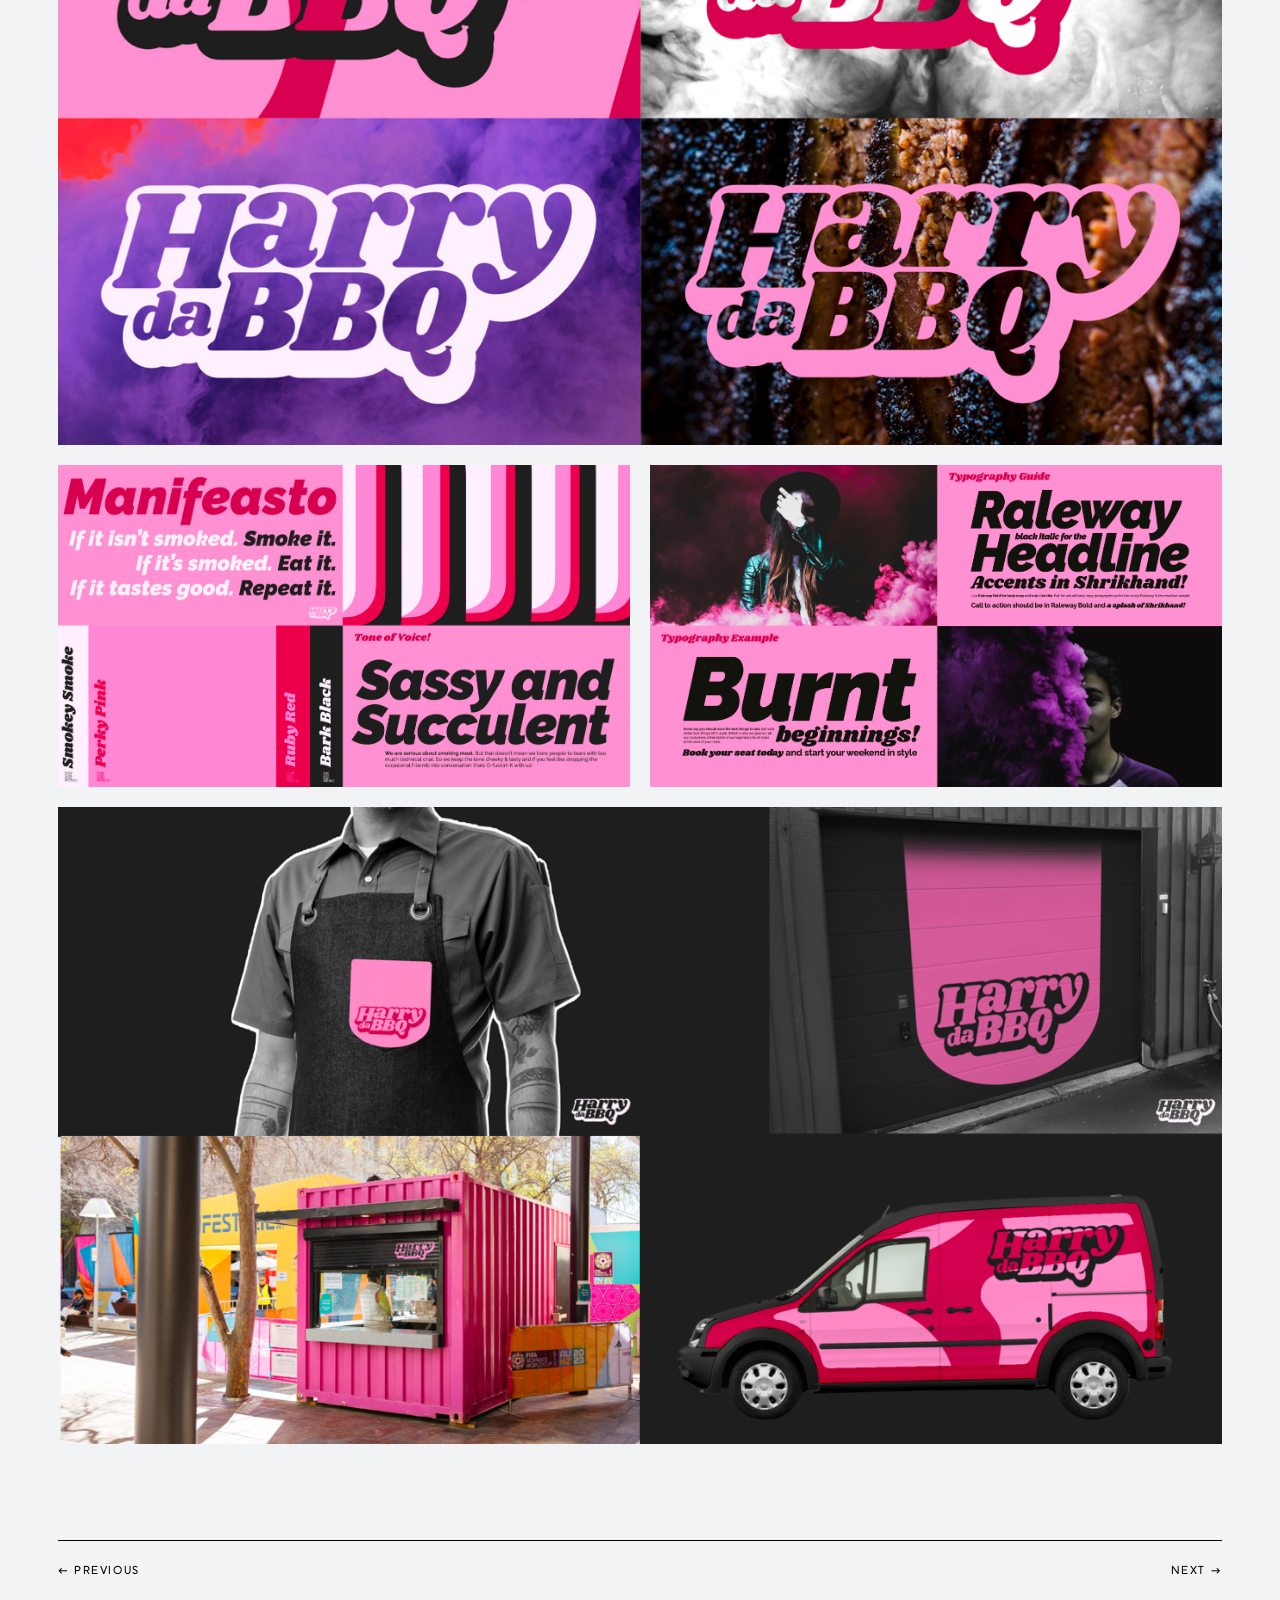
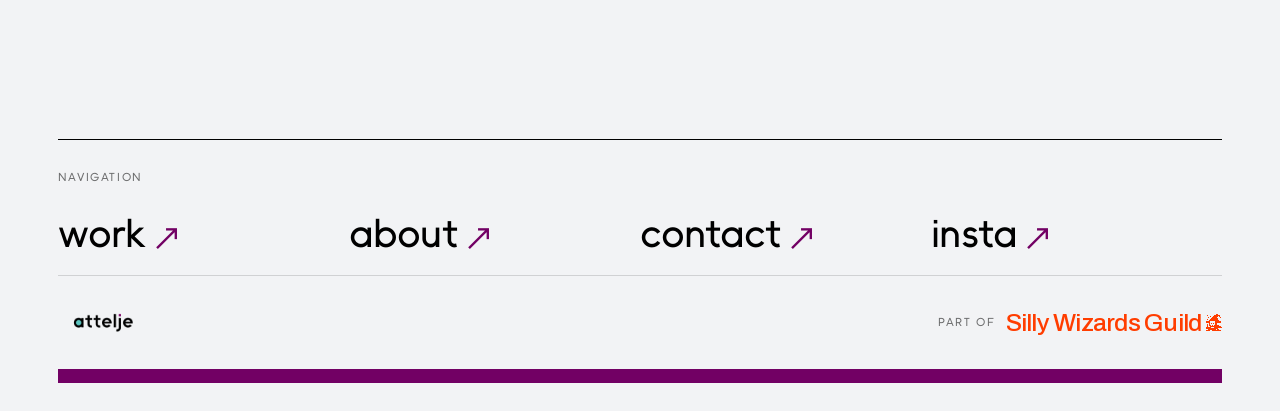
<file: work/harry-da-bbq.html>
<!DOCTYPE html>
<html lang="en">
<head>
  <meta charset="UTF-8" />
  <meta name="viewport" content="width=device-width, initial-scale=1.0" />
  <title>Harry da BBQ — Attelje</title>
  <link rel="stylesheet" href="../css/style.css" />
</head>
<body>

  <!-- NAV -->
  <nav class="nav" id="nav">
    <a class="nav__logo" href="/">
      <img src="../images/brand/logo-wordmark.svg" alt="Attelje" />
    </a>
    <ul class="nav__links">
      <li><a href="../index.html#work" class="active">work</a></li>
      <li><a href="../about.html">about</a></li>
      <li><a href="../contact.html">contact</a></li>
    </ul>
  </nav>

  <div class="nav-spacer"></div>

  <!-- HERO — static image -->
  <section class="case-hero">
    <img src="../images/work/harry-da-bbq/hero.jpg" alt="Harry da BBQ" />
  </section>

  <!-- INTRO -->
  <div class="case-intro">
    <div class="case-intro__meta">
      <h1 class="case-intro__title">Harry da BBQ</h1>
      <ul class="case-intro__deliverables">
        <li>Brand Strategy</li>
        <li>Identity Toolkit</li>
        <li>Brand Application</li>
      </ul>
    </div>
    <p class="case-intro__description">
      Deep in the forest of Sweden's wild west coast stands a delicious secret. A mysterious smoker producing mouthwatering BBQ meats. But in 2024 they had a couple of problems: Outside of Sweden, their name – Härryda BBQ – was hard to wrap your tongue around. AND they needed to stand out from the competition and become a big noise in BBQ.
    </p>
  </div>

  <!-- CONTENT -->
  <div class="case-content">
    <div class="case-section case-section--full">
      <img src="../images/work/harry-da-bbq/01.jpg" alt="Harry da BBQ" />
    </div>
    <div class="case-section case-section--two-col">
      <img src="../images/work/harry-da-bbq/02.jpg" alt="Harry da BBQ" />
      <img src="../images/work/harry-da-bbq/03.jpg" alt="Harry da BBQ" />
    </div>
    <div class="case-section case-section--full">
      <img src="../images/work/harry-da-bbq/04.jpg" alt="Harry da BBQ" />
    </div>
  </div>

  <!-- PREV / NEXT -->
  <nav class="case-nav">
    <a href="eddy.html">← Previous</a>
    <a href="90110.html">Next →</a>
  </nav>

  <!-- FOOTER -->
  <footer class="footer">
    <p class="footer__nav-label">Navigation</p>
    <nav class="footer__nav">
      <a href="../index.html#work">work</a>
      <a href="../about.html">about</a>
      <a href="../contact.html">contact</a>
      <a href="https://www.instagram.com/attelje" target="_blank" rel="noopener">insta</a>
    </nav>
    <div class="footer__bottom">
      <a class="footer__wordmark" href="/">
        <img src="../images/brand/logo-wordmark.svg" alt="Attelje" />
      </a>
      <div class="footer__credit">
        <span>Part of</span>
        <a class="swg-lockup" href="https://www.sillywizardsguild.com/" target="_blank" rel="noopener" aria-label="Silly Wizards Guild">Silly Wizards Guild<img src="../images/brand/swg-wizard.svg" alt="" /></a>
      </div>
    </div>
    <div class="footer__bar"></div>
  </footer>

  <script src="../js/main.js"></script>
</body>
</html>
</file>
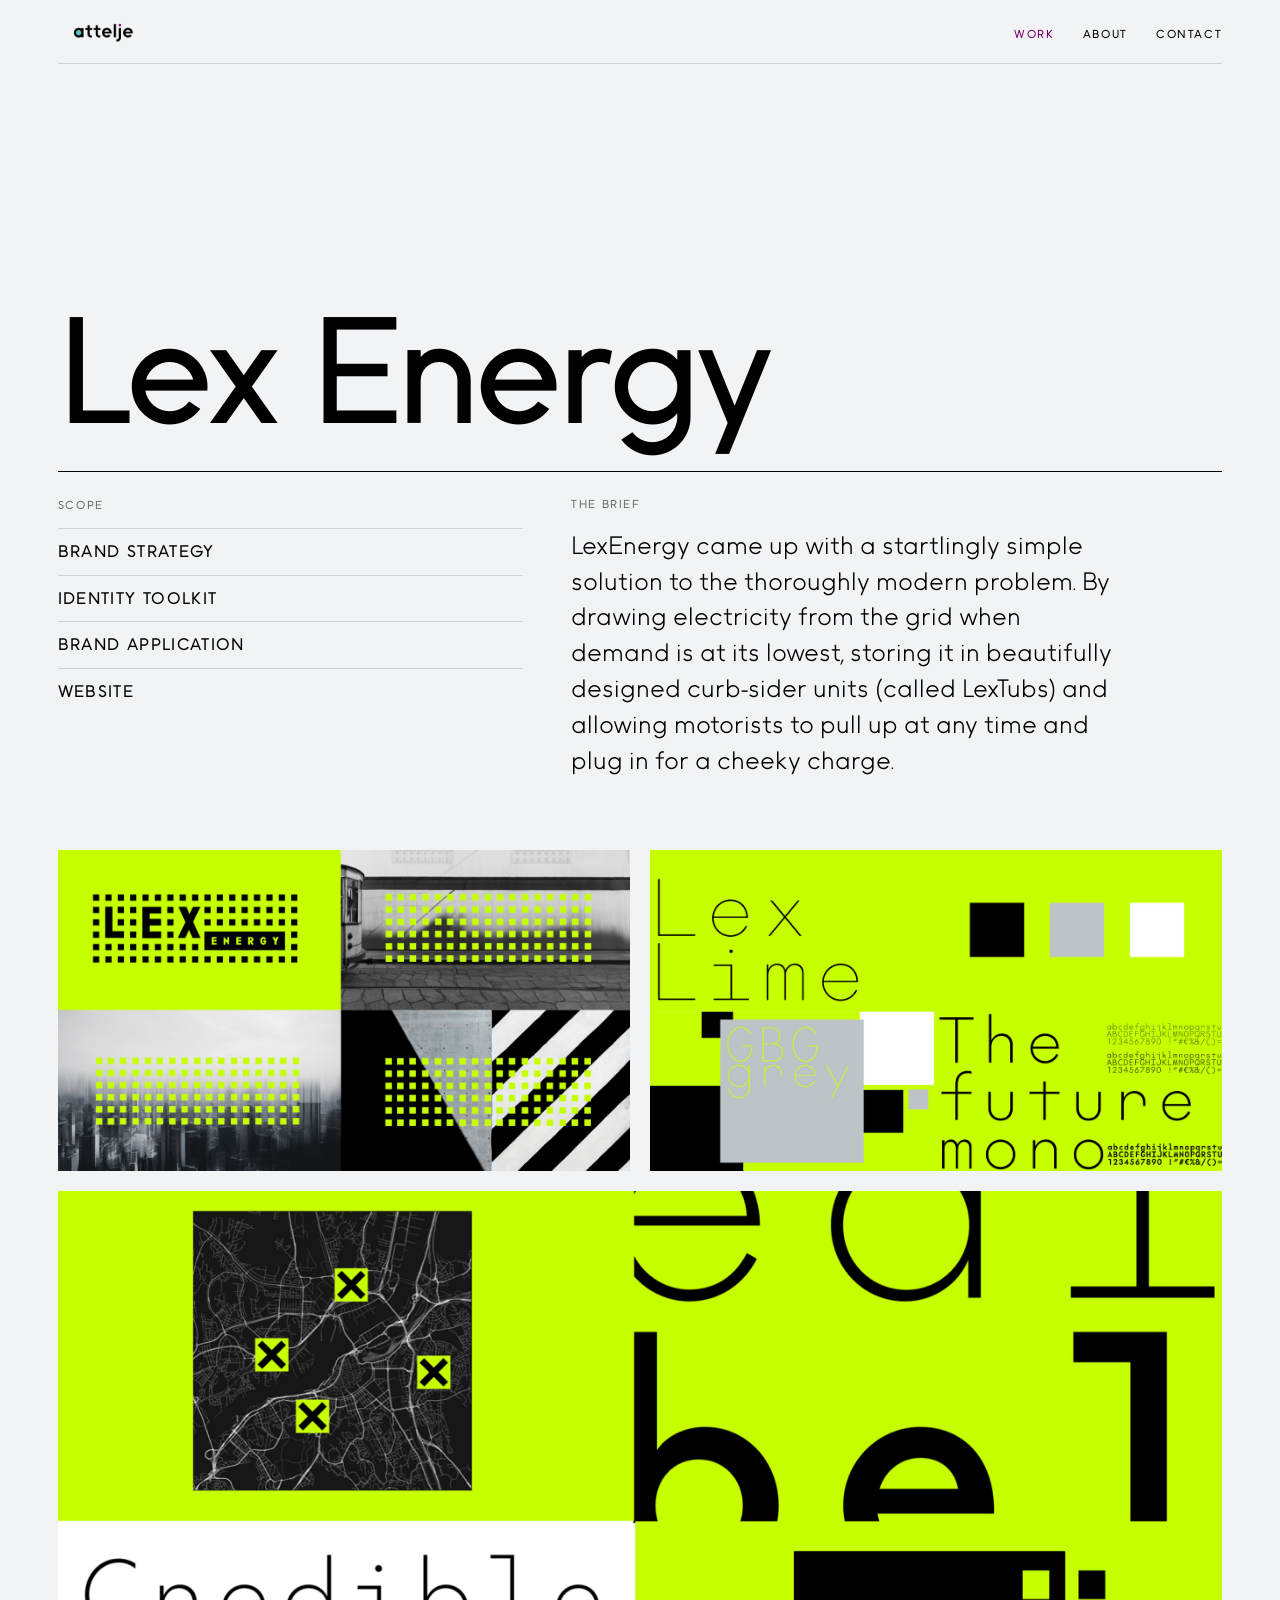
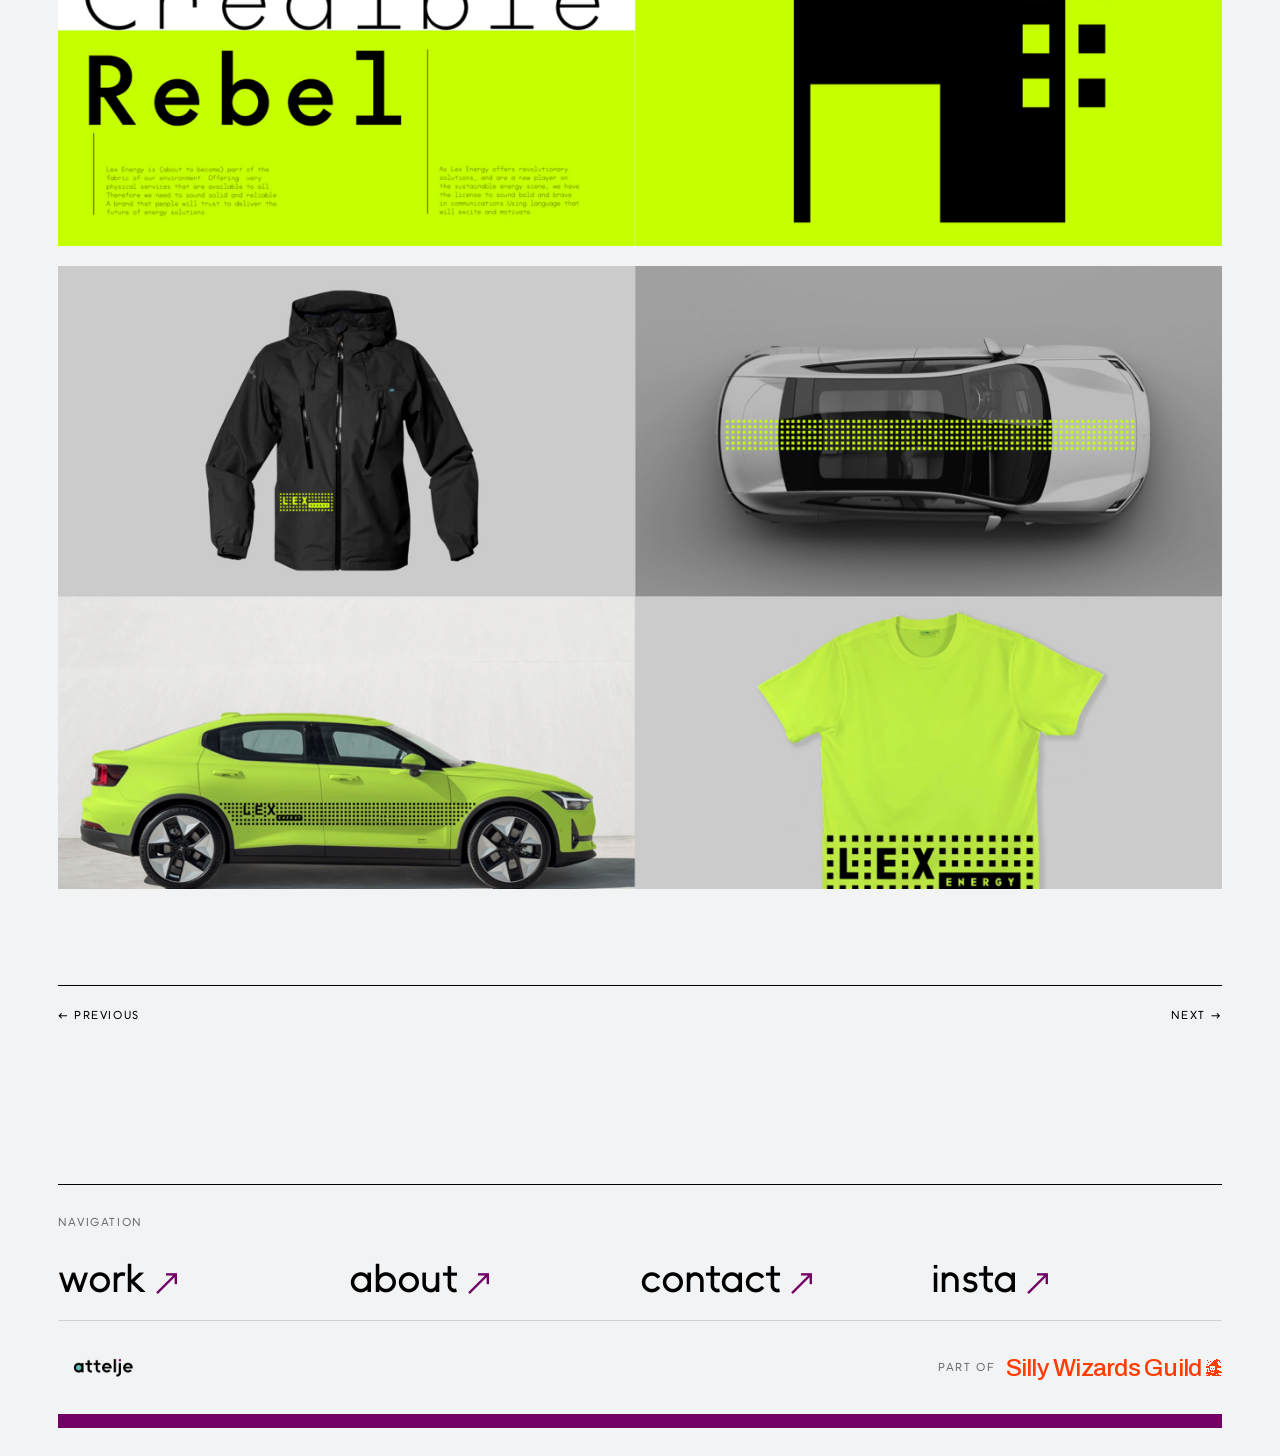
<file: work/lex-energy.html>
<!DOCTYPE html>
<html lang="en">
<head>
  <meta charset="UTF-8" />
  <meta name="viewport" content="width=device-width, initial-scale=1.0" />
  <title>Lex Energy — Attelje</title>
  <link rel="stylesheet" href="../css/style.css" />
</head>
<body>

  <!-- NAV -->
  <nav class="nav" id="nav">
    <a class="nav__logo" href="/">
      <img src="../images/brand/logo-wordmark.svg" alt="Attelje" />
    </a>
    <ul class="nav__links">
      <li><a href="../index.html#work" class="active">work</a></li>
      <li><a href="../about.html">about</a></li>
      <li><a href="../contact.html">contact</a></li>
    </ul>
  </nav>

  <div class="nav-spacer"></div>

  <!-- HERO — autoplay loop video -->
  <section class="case-hero">
    <video
      src="https://res.cloudinary.com/de5knrq1a/video/upload/vc_h264,w_1440,q_auto:eco/v1779108877/Lex_Sizzle_Reel_fhdvqe.mp4"
      autoplay
      loop
      muted
      playsinline
      poster="https://res.cloudinary.com/de5knrq1a/video/upload/so_2,w_1600,q_auto,f_jpg/v1779108877/Lex_Sizzle_Reel_fhdvqe.jpg"
    ></video>
  </section>

  <!-- INTRO -->
  <div class="case-intro">
    <div class="case-intro__meta">
      <h1 class="case-intro__title">Lex Energy</h1>
      <ul class="case-intro__deliverables">
        <li>Brand Strategy</li>
        <li>Identity Toolkit</li>
        <li>Brand Application</li>
        <li>Website</li>
      </ul>
    </div>
    <p class="case-intro__description">
      LexEnergy came up with a startlingly simple solution to the thoroughly modern problem.
      By drawing electricity from the grid when demand is at its lowest, storing it in beautifully
      designed curb-sider units (called LexTubs) and allowing motorists to pull up at any time
      and plug in for a cheeky charge.
    </p>
  </div>

  <!-- CONTENT -->
  <div class="case-content">
    <div class="case-section case-section--two-col">
      <img src="../images/work/lex-energy/01.jpg" alt="Lex Energy brand identity" />
      <img src="../images/work/lex-energy/02.jpg" alt="Lex Energy brand identity" />
    </div>
    <div class="case-section case-section--full">
      <img src="../images/work/lex-energy/03.jpg" alt="Lex Energy brand system" />
    </div>
    <div class="case-section case-section--full">
      <img src="../images/work/lex-energy/04.jpg" alt="Lex Energy typography" />
    </div>
  </div>

  <!-- PREV / NEXT -->
  <nav class="case-nav">
    <a href="sebratec.html">← Previous</a>
    <a href="taxi-goteborg.html">Next →</a>
  </nav>

  <!-- FOOTER -->
  <footer class="footer">
    <p class="footer__nav-label">Navigation</p>
    <nav class="footer__nav">
      <a href="../index.html#work">work</a>
      <a href="../about.html">about</a>
      <a href="../contact.html">contact</a>
      <a href="https://www.instagram.com/attelje" target="_blank" rel="noopener">insta</a>
    </nav>
    <div class="footer__bottom">
      <a class="footer__wordmark" href="/">
        <img src="../images/brand/logo-wordmark.svg" alt="Attelje" />
      </a>
      <div class="footer__credit">
        <span>Part of</span>
        <a class="swg-lockup" href="https://www.sillywizardsguild.com/" target="_blank" rel="noopener" aria-label="Silly Wizards Guild">Silly Wizards Guild<img src="../images/brand/swg-wizard.svg" alt="" /></a>
      </div>
    </div>
    <div class="footer__bar"></div>
  </footer>

  <script src="../js/main.js"></script>
</body>
</html>
</file>
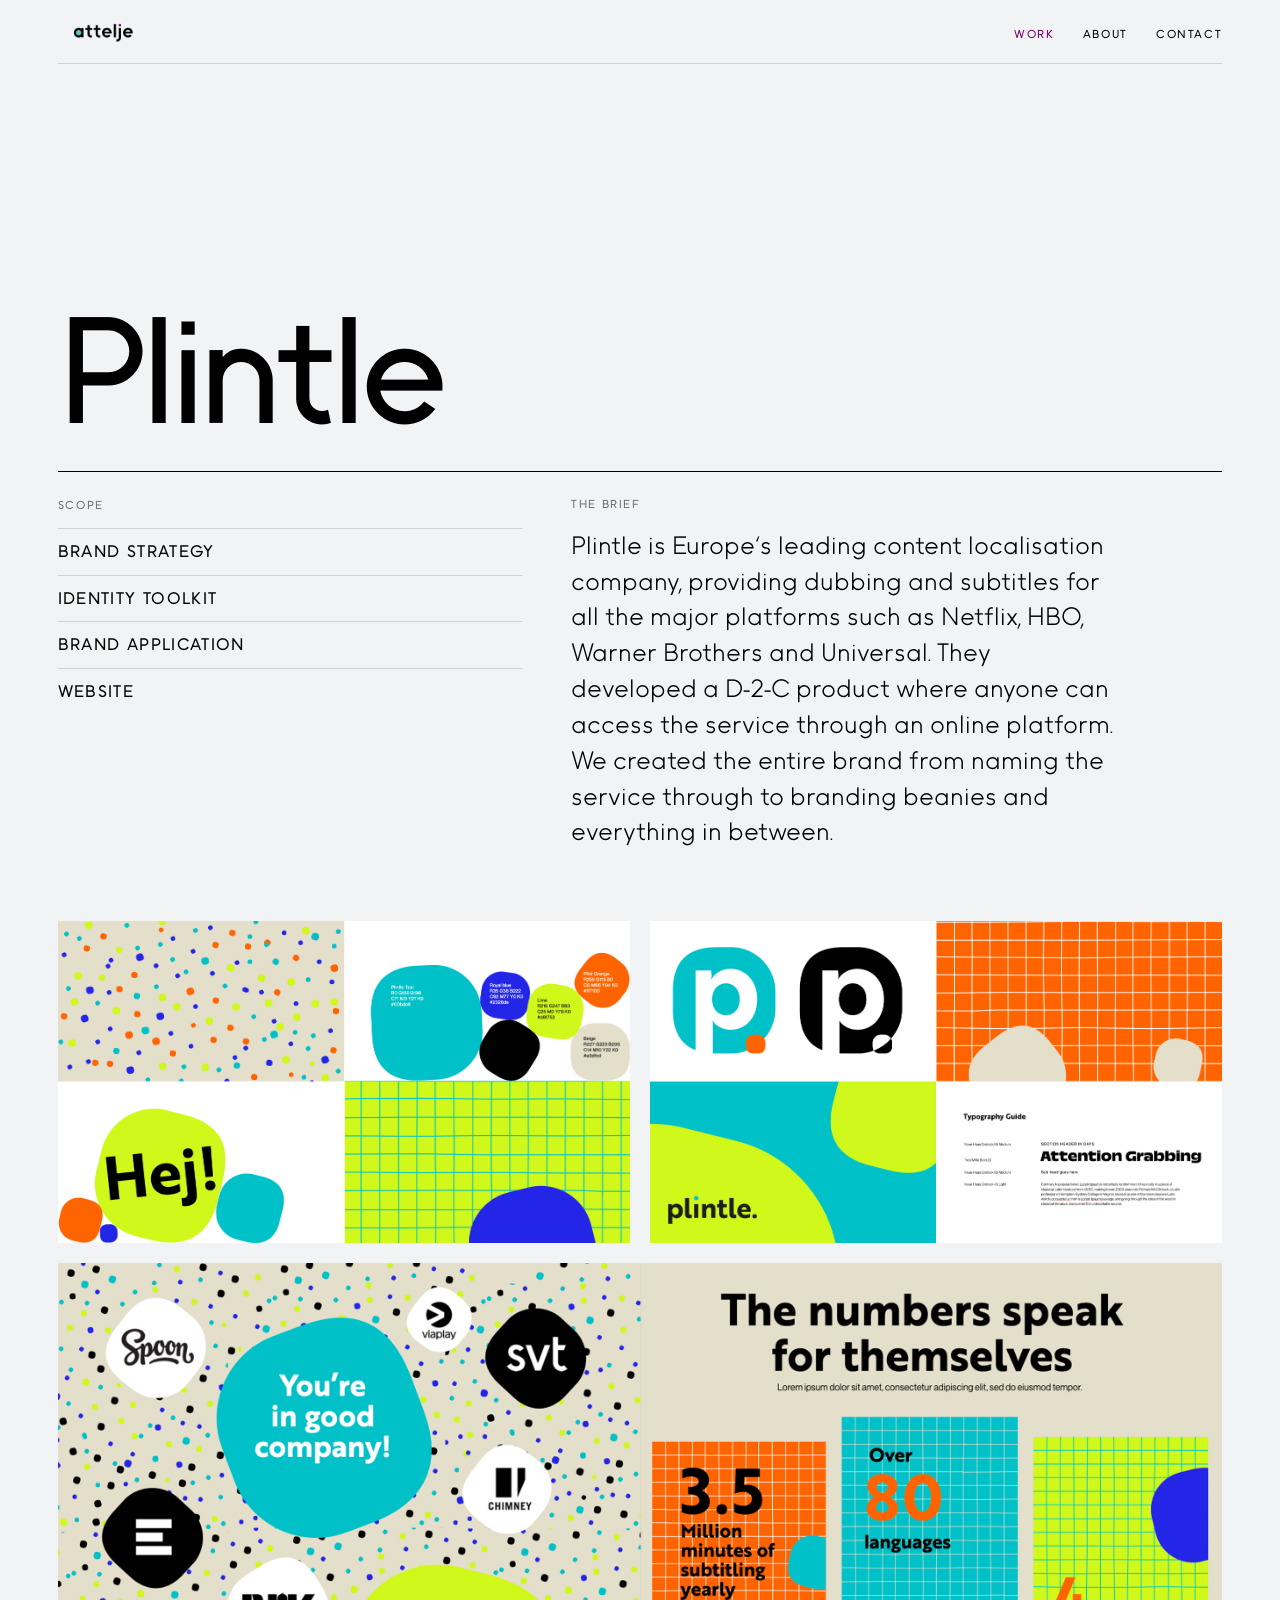
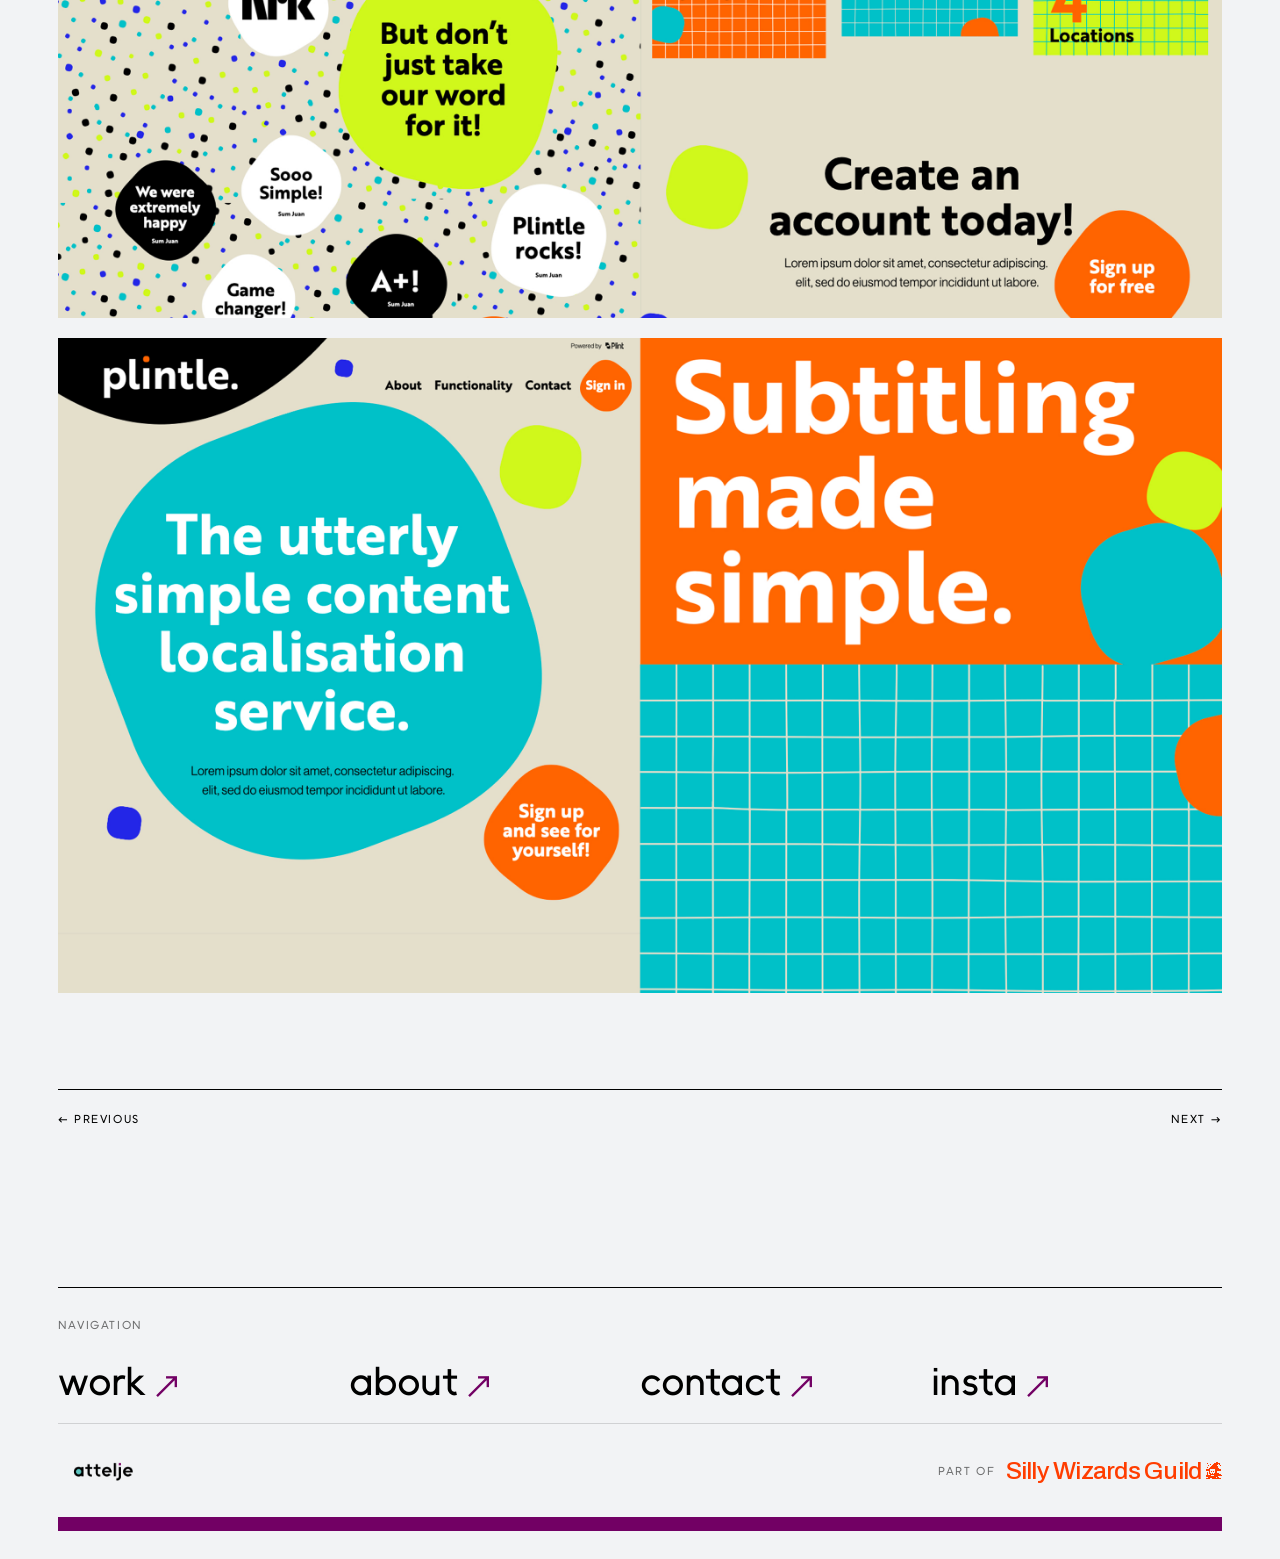
<file: work/plintle.html>
<!DOCTYPE html>
<html lang="en">
<head>
  <meta charset="UTF-8" />
  <meta name="viewport" content="width=device-width, initial-scale=1.0" />
  <title>Plintle — Attelje</title>
  <link rel="stylesheet" href="../css/style.css" />
</head>
<body>

  <!-- NAV -->
  <nav class="nav" id="nav">
    <a class="nav__logo" href="/">
      <img src="../images/brand/logo-wordmark.svg" alt="Attelje" />
    </a>
    <ul class="nav__links">
      <li><a href="../index.html#work" class="active">work</a></li>
      <li><a href="../about.html">about</a></li>
      <li><a href="../contact.html">contact</a></li>
    </ul>
  </nav>

  <div class="nav-spacer"></div>

  <!-- HERO — autoplay loop video -->
  <section class="case-hero">
    <video
      src="https://res.cloudinary.com/de5knrq1a/video/upload/vc_h264,w_1440,q_auto:eco/v1779108901/Plintle_Sizzle_Reel_rlzwew.mp4"
      autoplay
      loop
      muted
      playsinline
      poster="https://res.cloudinary.com/de5knrq1a/video/upload/so_2,w_1600,q_auto,f_jpg/v1779108901/Plintle_Sizzle_Reel_rlzwew.jpg"
    ></video>
  </section>

  <!-- INTRO -->
  <div class="case-intro">
    <div class="case-intro__meta">
      <h1 class="case-intro__title">Plintle</h1>
      <ul class="case-intro__deliverables">
        <li>Brand Strategy</li>
        <li>Identity Toolkit</li>
        <li>Brand Application</li>
        <li>Website</li>
      </ul>
    </div>
    <p class="case-intro__description">
      Plintle is Europe's leading content localisation company, providing dubbing and subtitles for all
      the major platforms such as Netflix, HBO, Warner Brothers and Universal. They developed a D-2-C
      product where anyone can access the service through an online platform. We created the entire brand
      from naming the service through to branding beanies and everything in between.
    </p>
  </div>

  <!-- CONTENT -->
  <div class="case-content">
    <div class="case-section case-section--two-col">
      <img src="../images/work/plintle/01.jpg" alt="Plintle brand identity" />
      <img src="../images/work/plintle/02.jpg" alt="Plintle brand identity" />
    </div>
    <div class="case-section case-section--full">
      <img src="../images/work/plintle/03.jpg" alt="Plintle — Hej!" />
    </div>
    <div class="case-section case-section--full">
      <img src="../images/work/plintle/04.jpg" alt="Plintle logo" />
    </div>
  </div>

  <!-- PREV / NEXT -->
  <nav class="case-nav">
    <a href="taxi-goteborg.html">← Previous</a>
    <a href="rubs.html">Next →</a>
  </nav>

  <!-- FOOTER -->
  <footer class="footer">
    <p class="footer__nav-label">Navigation</p>
    <nav class="footer__nav">
      <a href="../index.html#work">work</a>
      <a href="../about.html">about</a>
      <a href="../contact.html">contact</a>
      <a href="https://www.instagram.com/attelje" target="_blank" rel="noopener">insta</a>
    </nav>
    <div class="footer__bottom">
      <a class="footer__wordmark" href="/">
        <img src="../images/brand/logo-wordmark.svg" alt="Attelje" />
      </a>
      <div class="footer__credit">
        <span>Part of</span>
        <a class="swg-lockup" href="https://www.sillywizardsguild.com/" target="_blank" rel="noopener" aria-label="Silly Wizards Guild">Silly Wizards Guild<img src="../images/brand/swg-wizard.svg" alt="" /></a>
      </div>
    </div>
    <div class="footer__bar"></div>
  </footer>

  <script src="../js/main.js"></script>
</body>
</html>
</file>
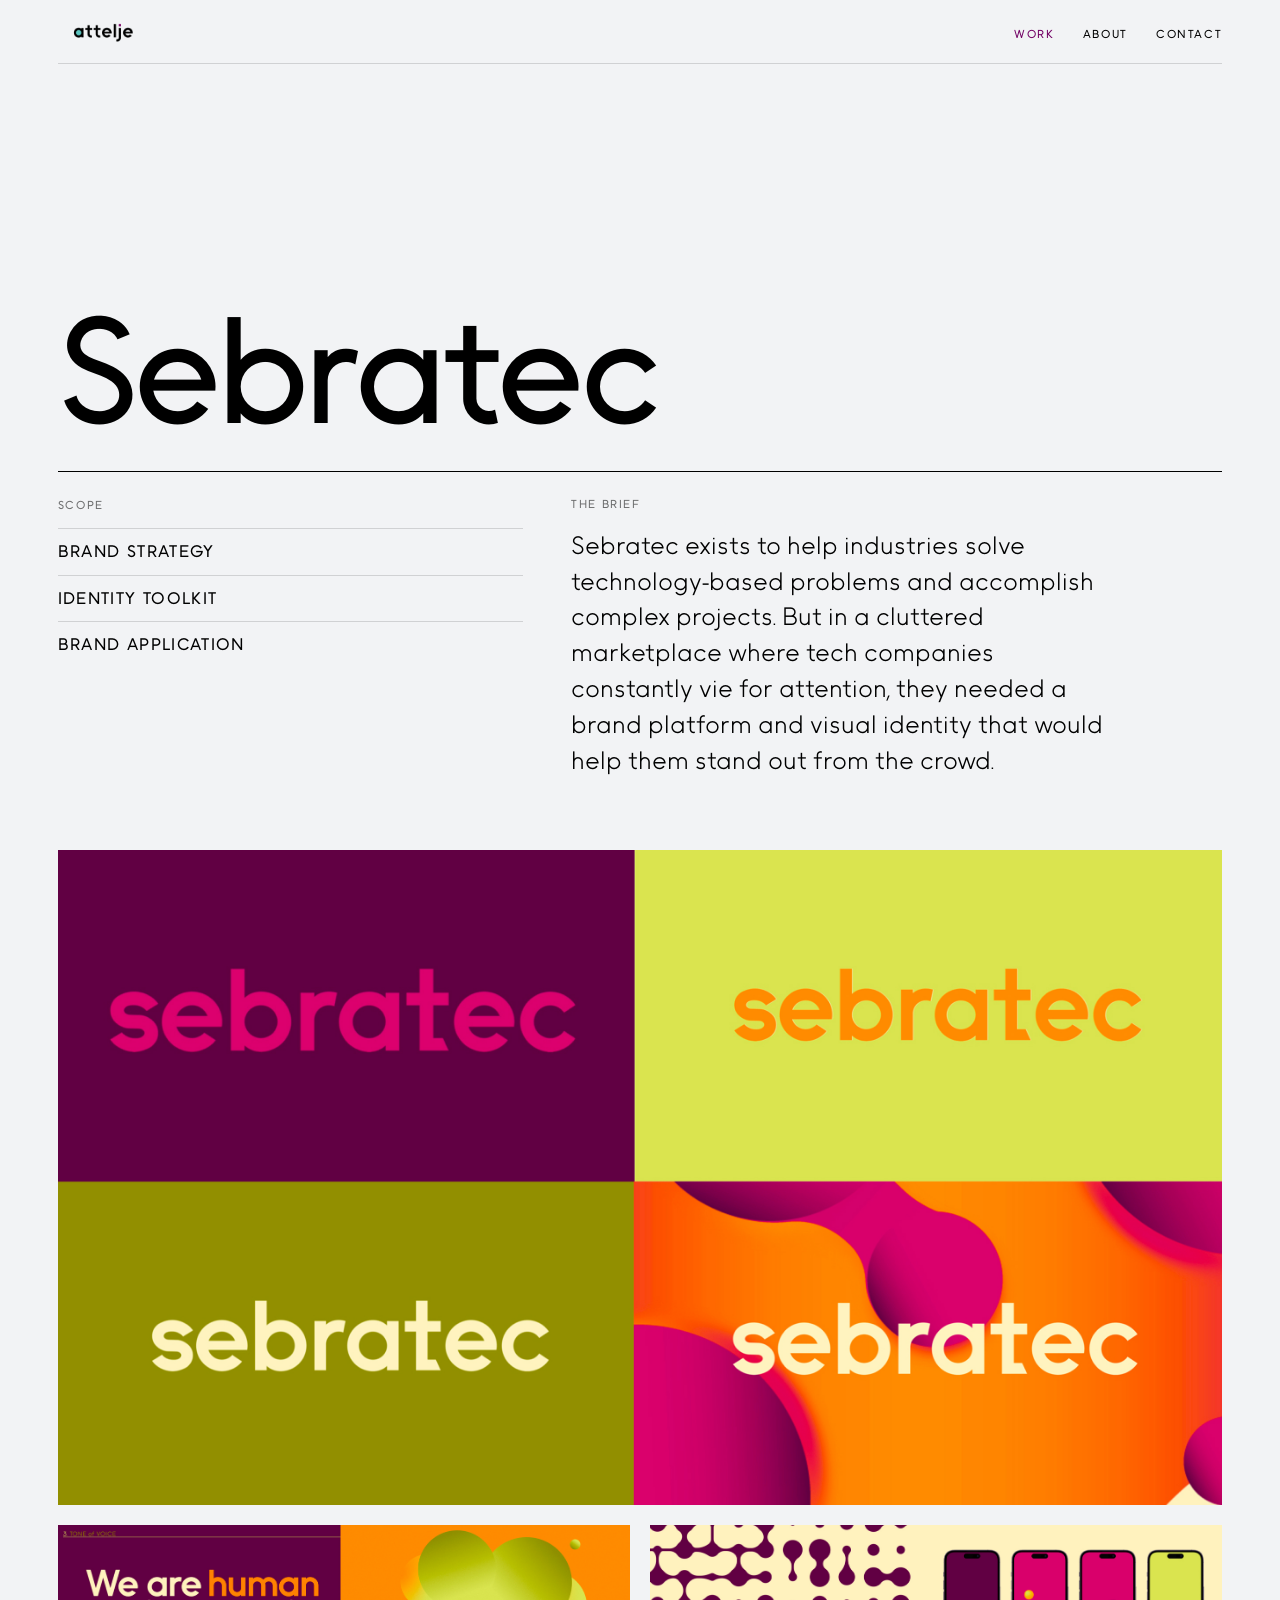
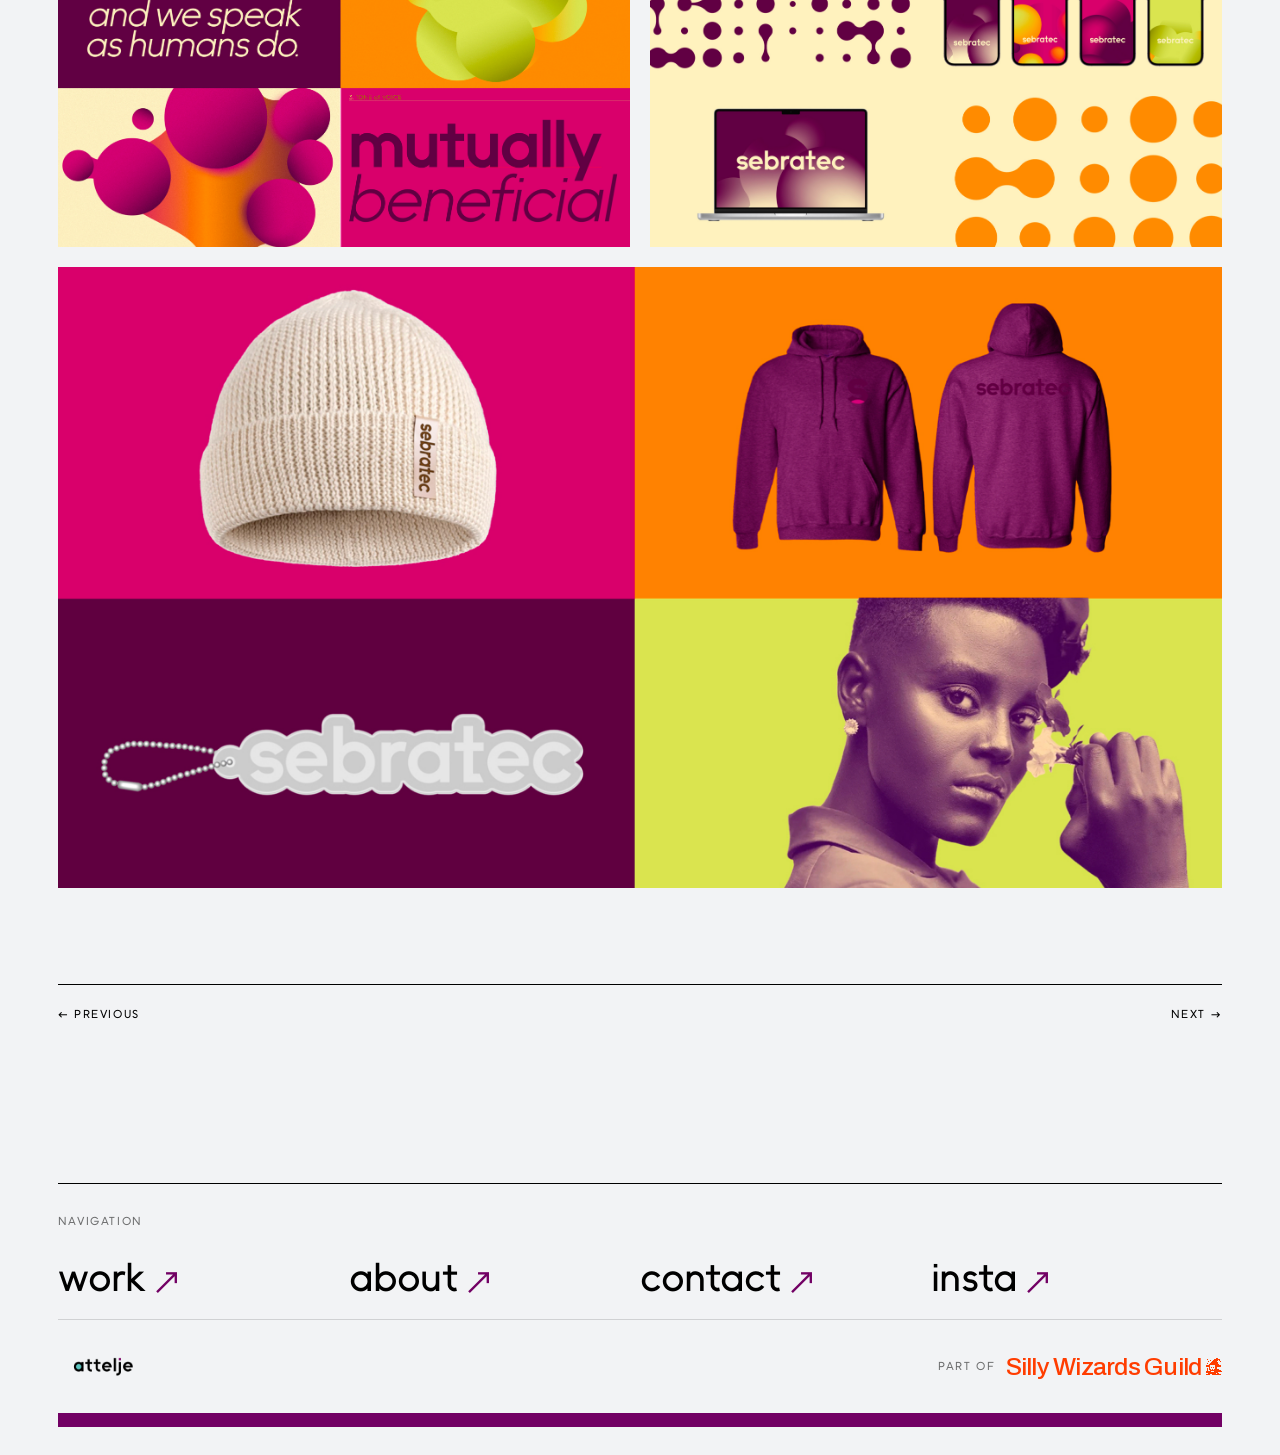
<file: work/sebratec.html>
<!DOCTYPE html>
<html lang="en">
<head>
  <meta charset="UTF-8" />
  <meta name="viewport" content="width=device-width, initial-scale=1.0" />
  <title>Sebratec — Attelje</title>
  <link rel="stylesheet" href="../css/style.css" />
</head>
<body>

  <!-- NAV -->
  <nav class="nav" id="nav">
    <a class="nav__logo" href="/">
      <img src="../images/brand/logo-wordmark.svg" alt="Attelje" />
    </a>
    <ul class="nav__links">
      <li><a href="../index.html#work" class="active">work</a></li>
      <li><a href="../about.html">about</a></li>
      <li><a href="../contact.html">contact</a></li>
    </ul>
  </nav>

  <div class="nav-spacer"></div>

  <!-- HERO — autoplay loop video -->
  <section class="case-hero">
    <video
      src="https://res.cloudinary.com/de5knrq1a/video/upload/vc_h264,w_1440,q_auto:eco/v1779108781/Sebratec_Sizzle_Reel_ai1juz.mp4"
      autoplay
      loop
      muted
      playsinline
      poster="https://res.cloudinary.com/de5knrq1a/video/upload/so_2,w_1600,q_auto,f_jpg/v1779108781/Sebratec_Sizzle_Reel_ai1juz.jpg"
    ></video>
  </section>

  <!-- INTRO -->
  <div class="case-intro">
    <div class="case-intro__meta">
      <h1 class="case-intro__title">Sebratec</h1>
      <ul class="case-intro__deliverables">
        <li>Brand Strategy</li>
        <li>Identity Toolkit</li>
        <li>Brand Application</li>
      </ul>
    </div>
    <p class="case-intro__description">
      Sebratec exists to help industries solve technology-based problems and accomplish complex projects. But in a cluttered marketplace where tech companies constantly vie for attention, they needed a brand platform and visual identity that would help them stand out from the crowd.
    </p>
  </div>

  <!-- CONTENT -->
  <div class="case-content">
    <div class="case-section case-section--full">
      <img src="../images/work/sebratec/01.jpg" alt="Sebratec brand identity" />
    </div>
    <div class="case-section case-section--two-col">
      <img src="../images/work/sebratec/02.jpg" alt="Sebratec" />
      <img src="../images/work/sebratec/03.jpg" alt="Sebratec" />
    </div>
    <div class="case-section case-section--full">
      <img src="../images/work/sebratec/04.jpg" alt="Sebratec brand application" />
    </div>
  </div>

  <!-- PREV / NEXT -->
  <nav class="case-nav">
    <a href="90110.html">← Previous</a>
    <a href="lex-energy.html">Next →</a>
  </nav>

  <!-- FOOTER -->
  <footer class="footer">
    <p class="footer__nav-label">Navigation</p>
    <nav class="footer__nav">
      <a href="../index.html#work">work</a>
      <a href="../about.html">about</a>
      <a href="../contact.html">contact</a>
      <a href="https://www.instagram.com/attelje" target="_blank" rel="noopener">insta</a>
    </nav>
    <div class="footer__bottom">
      <a class="footer__wordmark" href="/">
        <img src="../images/brand/logo-wordmark.svg" alt="Attelje" />
      </a>
      <div class="footer__credit">
        <span>Part of</span>
        <a class="swg-lockup" href="https://www.sillywizardsguild.com/" target="_blank" rel="noopener" aria-label="Silly Wizards Guild">Silly Wizards Guild<img src="../images/brand/swg-wizard.svg" alt="" /></a>
      </div>
    </div>
    <div class="footer__bar"></div>
  </footer>

  <script src="../js/main.js"></script>
</body>
</html>
</file>
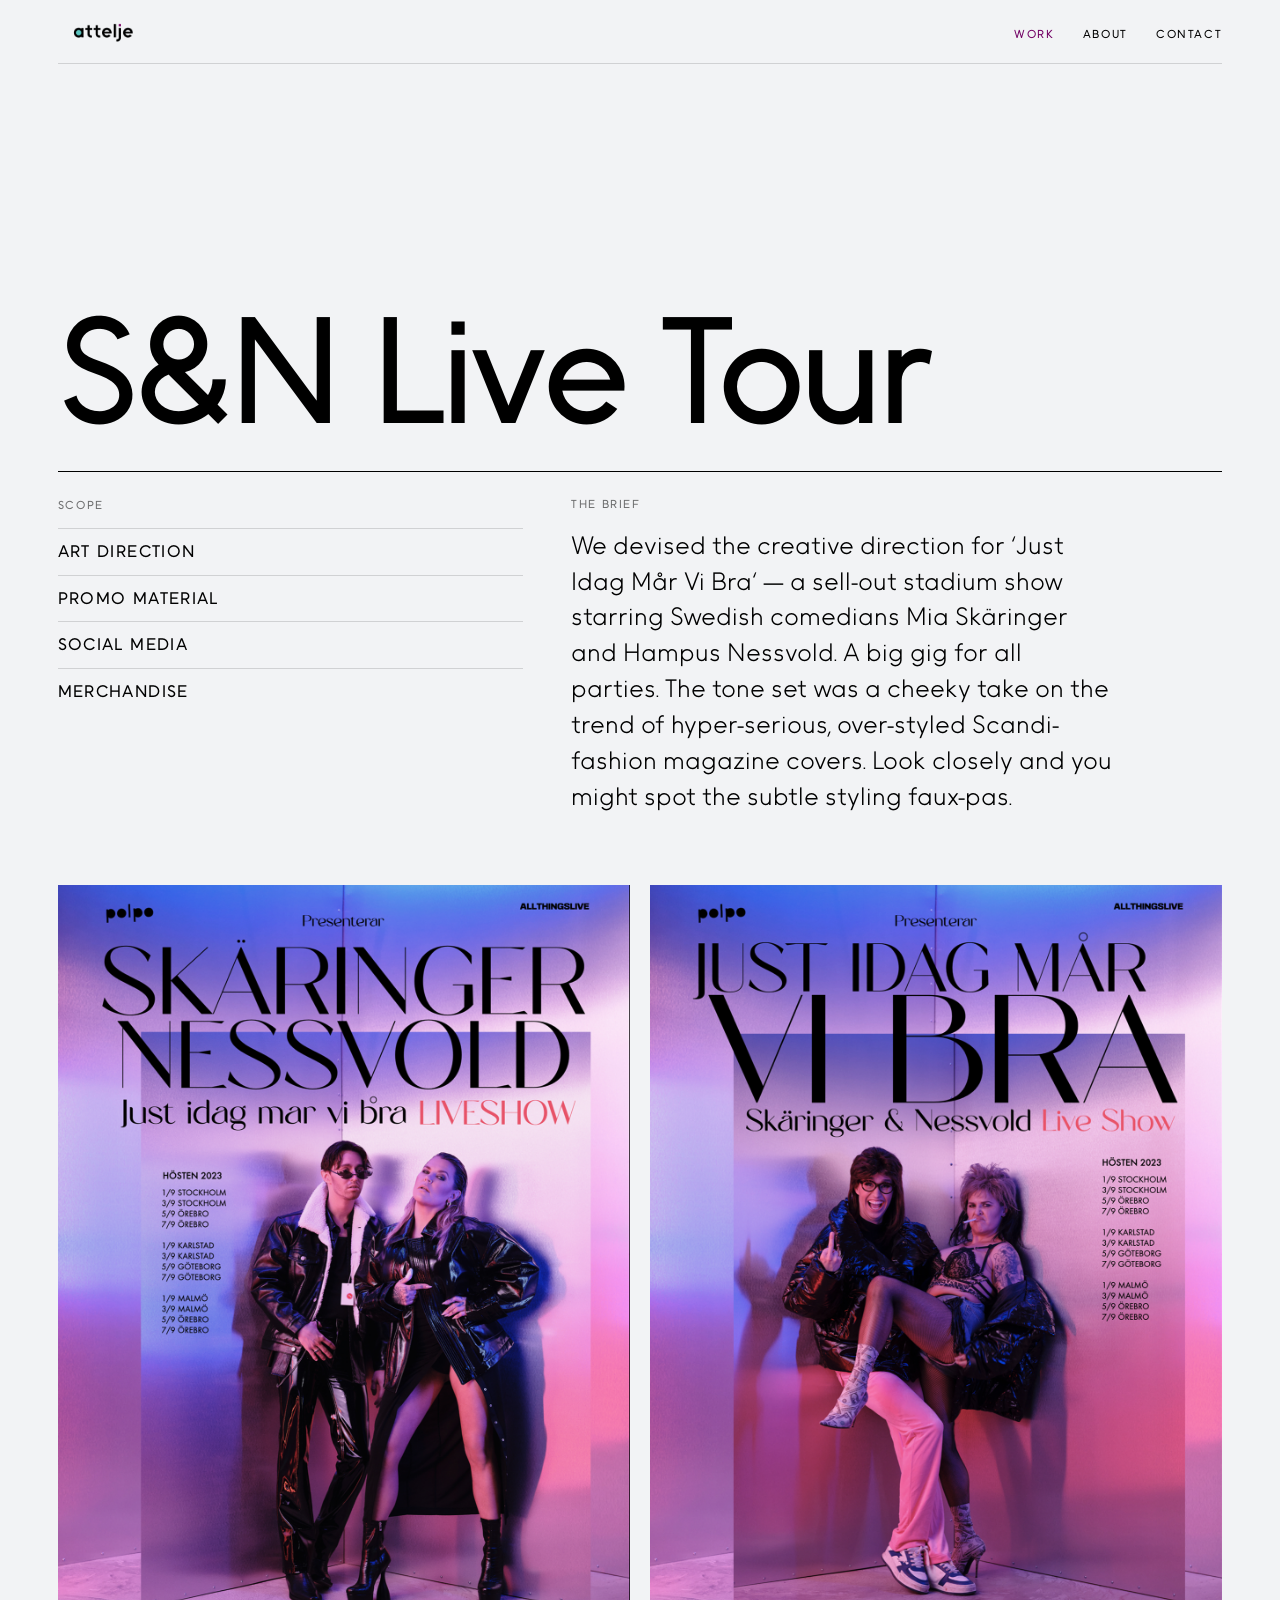
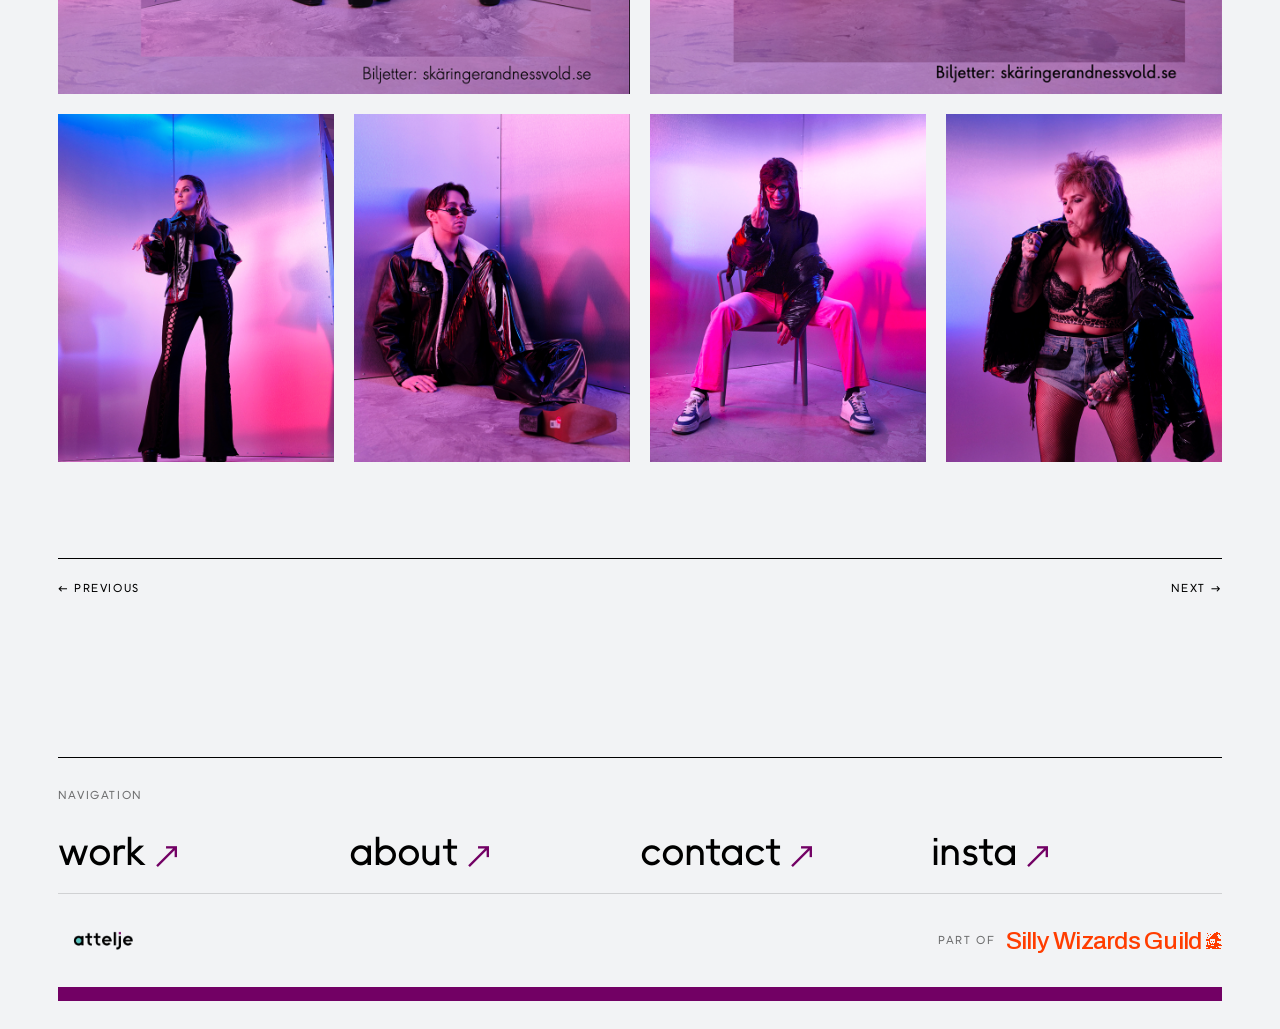
<file: work/sn-live-tour.html>
<!DOCTYPE html>
<html lang="en">
<head>
  <meta charset="UTF-8" />
  <meta name="viewport" content="width=device-width, initial-scale=1.0" />
  <title>S&amp;N Live Tour — Attelje</title>
  <link rel="stylesheet" href="../css/style.css" />
</head>
<body>

  <!-- NAV -->
  <nav class="nav" id="nav">
    <a class="nav__logo" href="/">
      <img src="../images/brand/logo-wordmark.svg" alt="Attelje" />
    </a>
    <ul class="nav__links">
      <li><a href="../index.html#work" class="active">work</a></li>
      <li><a href="../about.html">about</a></li>
      <li><a href="../contact.html">contact</a></li>
    </ul>
  </nav>

  <div class="nav-spacer"></div>

  <!-- HERO — autoplay loop video -->
  <section class="case-hero">
    <video
      src="https://res.cloudinary.com/de5knrq1a/video/upload/vc_h264,w_1440,q_auto:eco/v1779108916/S_N_Live_Tour_Tease_xwkerg.mp4"
      autoplay
      loop
      muted
      playsinline
      poster="https://res.cloudinary.com/de5knrq1a/video/upload/so_2,w_1600,q_auto,f_jpg/v1779108916/S_N_Live_Tour_Tease_xwkerg.jpg"
    ></video>
  </section>

  <!-- INTRO -->
  <div class="case-intro">
    <div class="case-intro__meta">
      <h1 class="case-intro__title">S&amp;N Live Tour</h1>
      <ul class="case-intro__deliverables">
        <li>Art Direction</li>
        <li>Promo Material</li>
        <li>Social Media</li>
        <li>Merchandise</li>
      </ul>
    </div>
    <p class="case-intro__description">
      We devised the creative direction for 'Just Idag Mår Vi Bra' — a sell-out stadium show
      starring Swedish comedians Mia Skäringer and Hampus Nessvold. A big gig for all parties.
      The tone set was a cheeky take on the trend of hyper-serious, over-styled Scandi-fashion
      magazine covers. Look closely and you might spot the subtle styling faux-pas.
    </p>
  </div>

  <!-- CONTENT -->
  <div class="case-content">
    <div class="case-section case-section--two-col case-section--grid">
      <img src="../images/work/sn-live-tour/01.jpg" alt="S&amp;N Live Tour poster" />
      <img src="../images/work/sn-live-tour/02.jpg" alt="S&amp;N Live Tour poster" />
    </div>
    <div class="case-section case-section--four-col case-section--grid">
      <img src="../images/work/sn-live-tour/03.jpg" alt="S&amp;N Live Tour" />
      <img src="../images/work/sn-live-tour/04.jpg" alt="S&amp;N Live Tour" />
      <img src="../images/work/sn-live-tour/05.jpg" alt="S&amp;N Live Tour" />
      <img src="../images/work/sn-live-tour/06.jpg" alt="S&amp;N Live Tour" />
    </div>
  </div>

  <!-- PREV / NEXT -->
  <nav class="case-nav">
    <a href="rubs.html">← Previous</a>
    <a href="eddy.html">Next →</a>
  </nav>

  <!-- FOOTER -->
  <footer class="footer">
    <p class="footer__nav-label">Navigation</p>
    <nav class="footer__nav">
      <a href="../index.html#work">work</a>
      <a href="../about.html">about</a>
      <a href="../contact.html">contact</a>
      <a href="https://www.instagram.com/attelje" target="_blank" rel="noopener">insta</a>
    </nav>
    <div class="footer__bottom">
      <a class="footer__wordmark" href="/">
        <img src="../images/brand/logo-wordmark.svg" alt="Attelje" />
      </a>
      <div class="footer__credit">
        <span>Part of</span>
        <a class="swg-lockup" href="https://www.sillywizardsguild.com/" target="_blank" rel="noopener" aria-label="Silly Wizards Guild">Silly Wizards Guild<img src="../images/brand/swg-wizard.svg" alt="" /></a>
      </div>
    </div>
    <div class="footer__bar"></div>
  </footer>

  <script src="../js/main.js"></script>
</body>
</html>
</file>
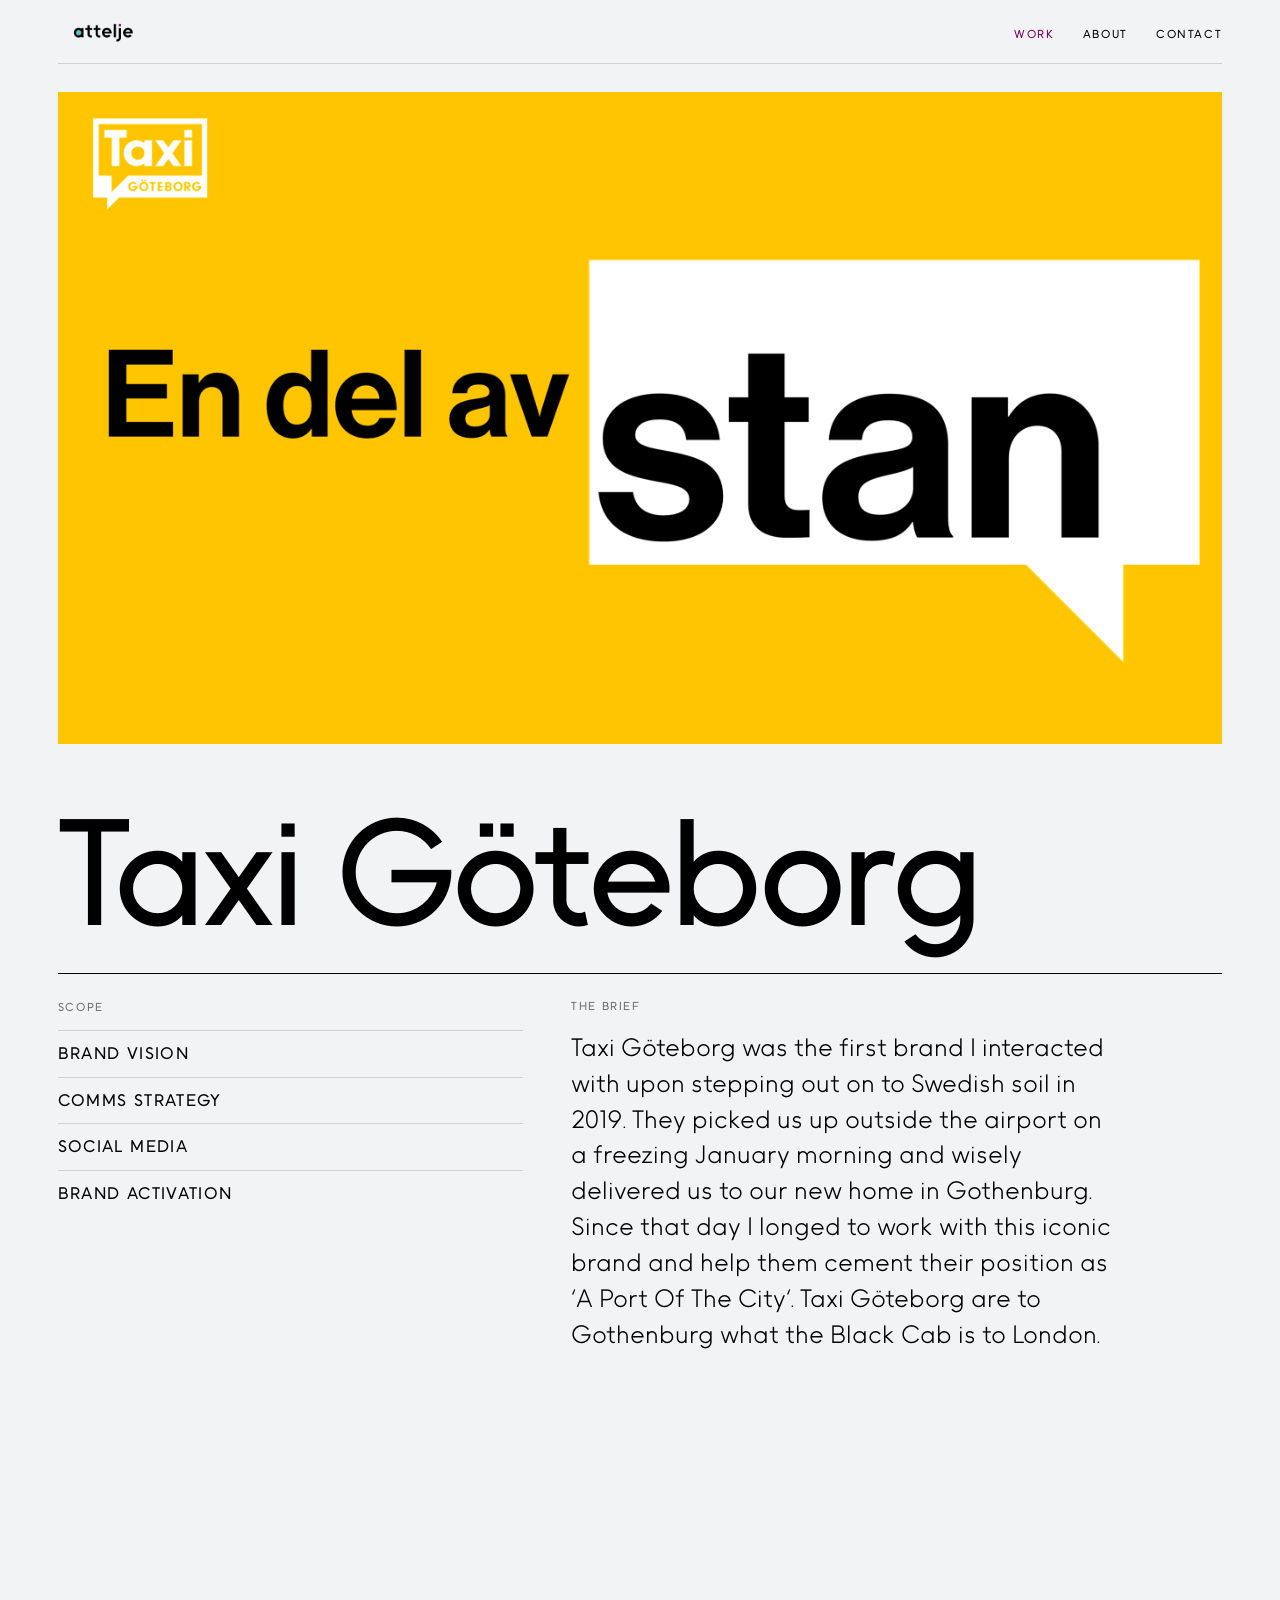
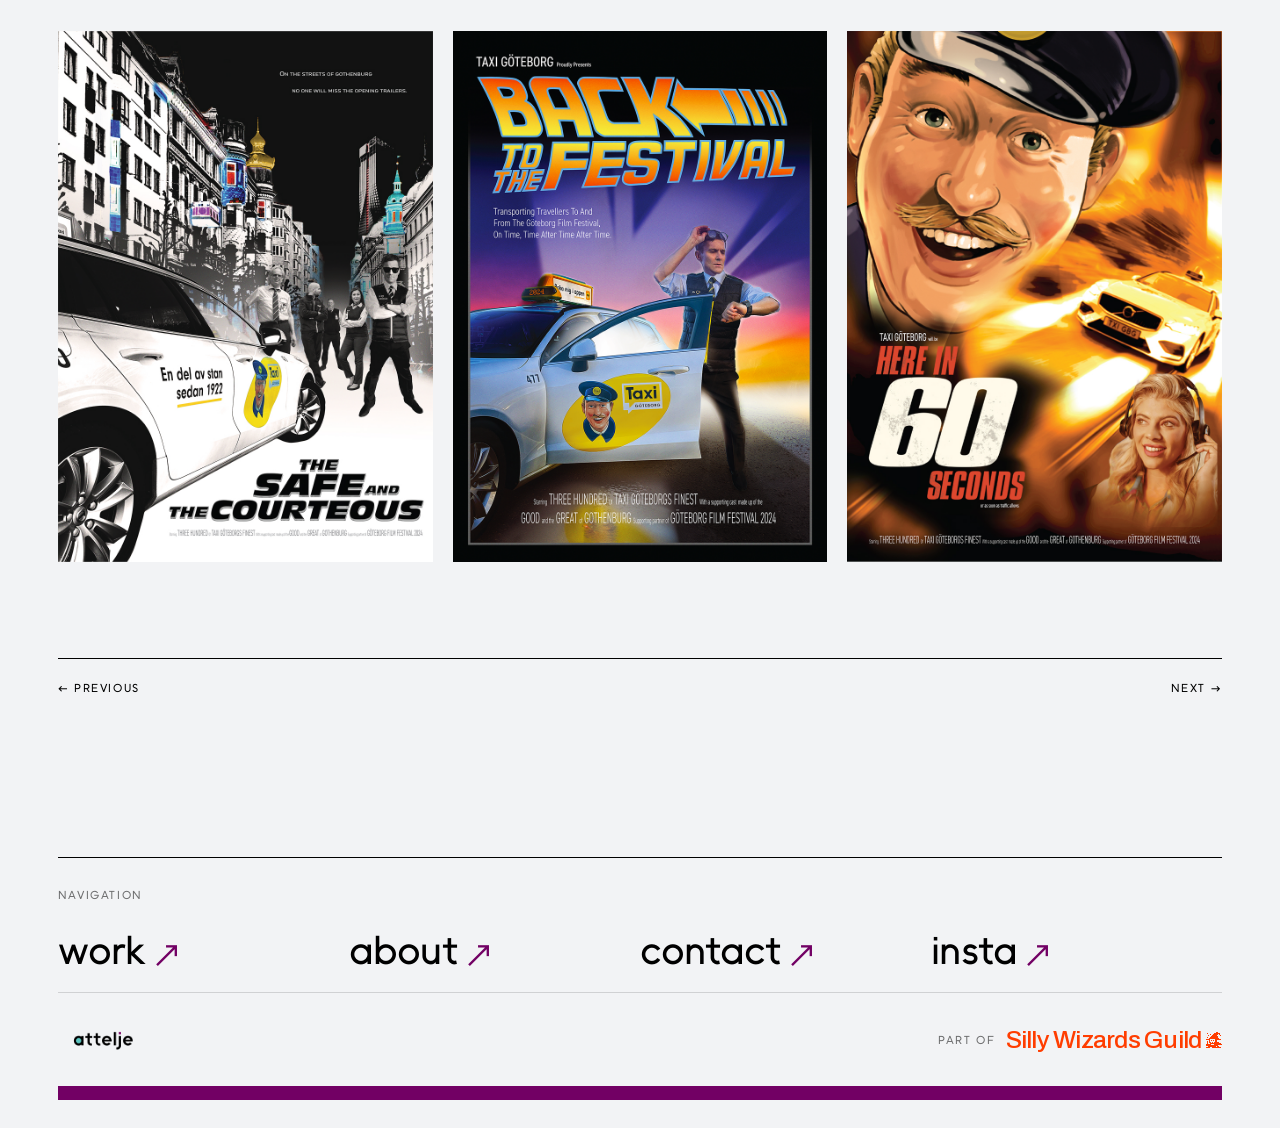
<file: work/taxi-goteborg.html>
<!DOCTYPE html>
<html lang="en">
<head>
  <meta charset="UTF-8" />
  <meta name="viewport" content="width=device-width, initial-scale=1.0" />
  <title>Taxi Göteborg — Attelje</title>
  <link rel="stylesheet" href="../css/style.css" />
</head>
<body>

  <!-- NAV -->
  <nav class="nav" id="nav">
    <a class="nav__logo" href="/">
      <img src="../images/brand/logo-wordmark.svg" alt="Attelje" />
    </a>
    <ul class="nav__links">
      <li><a href="../index.html#work" class="active">work</a></li>
      <li><a href="../about.html">about</a></li>
      <li><a href="../contact.html">contact</a></li>
    </ul>
  </nav>

  <div class="nav-spacer"></div>

  <!-- HERO — static image -->
  <section class="case-hero">
    <img src="../images/work/taxi-goteborg/hero.jpg" alt="Taxi Göteborg — En del av stan" />
  </section>

  <!-- INTRO -->
  <div class="case-intro">
    <div class="case-intro__meta">
      <h1 class="case-intro__title">Taxi Göteborg</h1>
      <ul class="case-intro__deliverables">
        <li>Brand Vision</li>
        <li>Comms Strategy</li>
        <li>Social Media</li>
        <li>Brand Activation</li>
      </ul>
    </div>
    <p class="case-intro__description">
      Taxi Göteborg was the first brand I interacted with upon stepping out on to Swedish soil in 2019.
      They picked us up outside the airport on a freezing January morning and wisely delivered us to our
      new home in Gothenburg. Since that day I longed to work with this iconic brand and help them cement
      their position as 'A Port Of The City'. Taxi Göteborg are to Gothenburg what the Black Cab is to London.
    </p>
  </div>

  <!-- CONTENT — 3 looping campaign videos -->
  <div class="case-content">

    <div class="case-section case-section--full">
      <video
        class="case-video"
        src="https://res.cloudinary.com/de5knrq1a/video/upload/vc_h264,w_1440,q_auto:eco/v1779108947/Taxi_Karleken_u3tewm.mp4"
        autoplay
        loop
        muted
        playsinline
      poster="https://res.cloudinary.com/de5knrq1a/video/upload/so_2,w_1600,q_auto,f_jpg/v1779108947/Taxi_Karleken_u3tewm.jpg"
    ></video>
    </div>

    <div class="case-section case-section--full">
      <video
        class="case-video"
        src="https://res.cloudinary.com/de5knrq1a/video/upload/vc_h264,w_1440,q_auto:eco/v1779108961/Taxi_Matchen_gme0jx.mp4"
        autoplay
        loop
        muted
        playsinline
      poster="https://res.cloudinary.com/de5knrq1a/video/upload/so_2,w_1600,q_auto,f_jpg/v1779108961/Taxi_Matchen_gme0jx.jpg"
    ></video>
    </div>

    <div class="case-section case-section--full">
      <video
        class="case-video"
        src="https://res.cloudinary.com/de5knrq1a/video/upload/vc_h264,w_1440,q_auto:eco/v1779108974/Taxi_Ovadret_ui5rky.mp4"
        autoplay
        loop
        muted
        playsinline
      poster="https://res.cloudinary.com/de5knrq1a/video/upload/so_2,w_1600,q_auto,f_jpg/v1779108974/Taxi_Ovadret_ui5rky.jpg"
    ></video>
    </div>

    <div class="case-section case-section--three-col case-section--grid">
      <img src="../images/work/taxi-goteborg/04.jpg" alt="Taxi Göteborg social ad" />
      <img src="../images/work/taxi-goteborg/05.jpg" alt="Taxi Göteborg social ad" />
      <img src="../images/work/taxi-goteborg/06.jpg" alt="Taxi Göteborg social ad" />
    </div>

  </div>

  <!-- PREV / NEXT -->
  <nav class="case-nav">
    <a href="lex-energy.html">← Previous</a>
    <a href="plintle.html">Next →</a>
  </nav>

  <!-- FOOTER -->
  <footer class="footer">
    <p class="footer__nav-label">Navigation</p>
    <nav class="footer__nav">
      <a href="../index.html#work">work</a>
      <a href="../about.html">about</a>
      <a href="../contact.html">contact</a>
      <a href="https://www.instagram.com/attelje" target="_blank" rel="noopener">insta</a>
    </nav>
    <div class="footer__bottom">
      <a class="footer__wordmark" href="/">
        <img src="../images/brand/logo-wordmark.svg" alt="Attelje" />
      </a>
      <div class="footer__credit">
        <span>Part of</span>
        <a class="swg-lockup" href="https://www.sillywizardsguild.com/" target="_blank" rel="noopener" aria-label="Silly Wizards Guild">Silly Wizards Guild<img src="../images/brand/swg-wizard.svg" alt="" /></a>
      </div>
    </div>
    <div class="footer__bar"></div>
  </footer>

  <script src="../js/main.js"></script>
</body>
</html>
</file>
<file: css/style.css>
/* ============================================================
ATTELJE — Main Stylesheet
Stack: HTML / CSS / vanilla JS · GitHub · Vercel
Font: II Vorkurs (OTF — Light, LightOblique, Medium, MediumOblique, Bold, BoldOblique)
============================================================ */

/* ------------------------------------------------------------
FONTS
------------------------------------------------------------ */
@font-face {
font-family: 'IIVorkurs';
src: url('../fonts/IIVorkurs-Light.otf') format('opentype');
font-weight: 300;
font-style: normal;
font-display: swap;
}
@font-face {
font-family: 'IIVorkurs';
src: url('../fonts/IIVorkurs-LightOblique.otf') format('opentype');
font-weight: 300;
font-style: italic;
font-display: swap;
}
@font-face {
font-family: 'IIVorkurs';
src: url('../fonts/IIVorkurs-Medium.otf') format('opentype');
font-weight: 500;
font-style: normal;
font-display: swap;
}
@font-face {
font-family: 'IIVorkurs';
src: url('../fonts/IIVorkurs-MediumOblique.otf') format('opentype');
font-weight: 500;
font-style: italic;
font-display: swap;
}
@font-face {
font-family: 'IIVorkurs';
src: url('../fonts/IIVorkurs-Bold.otf') format('opentype');
font-weight: 700;
font-style: normal;
font-display: swap;
}
@font-face {
font-family: 'IIVorkurs';
src: url('../fonts/IIVorkurs-BoldOblique.otf') format('opentype');
font-weight: 700;
font-style: italic;
font-display: swap;
}

/* Silly Wizards Guild wordmark face — used only for the Guild credit in the footer */
@font-face {
font-family: 'SWG Archivo';
src: url('../fonts/archivo-500-swg.woff2') format('woff2');
font-weight: 500;
font-style: normal;
font-display: swap;
}

/* ------------------------------------------------------------
DESIGN TOKENS
Attelje colours + II Vorkurs, set with the Silly Wizards Guild
editorial system: big display type, small tracked labels,
keylines, label-and-text rows, one loud colour.
------------------------------------------------------------ */
:root {
--pearl: #F2F3F5;
--plum: #720064;
--mint: #78C3BF;
--black: #000000;
--white: #FFFFFF;
--tile: #E6E8EC; /* a step down from pearl, for specimen tiles */
--line: rgba(0, 0, 0, .14); /* keyline */
--mute: rgba(0, 0, 0, .55); /* labels */

--font: 'IIVorkurs', sans-serif;

--gutter: clamp(20px, 4.5vw, 64px);
--label-col: clamp(140px, 16vw, 260px);
--nav-height: 64px;
--ease: cubic-bezier(0.25, 0.46, 0.45, 0.94);

/* type scale */
--t-display: clamp(4rem, 12vw, 12rem);
--t-h1: clamp(2.4rem, 5.4vw, 5rem);
--t-h2: clamp(1.7rem, 3.2vw, 2.8rem);
--t-lead: clamp(1.25rem, 2vw, 1.75rem);
--t-body: 1rem;
--t-label: 0.62rem;
}

*, *::before, *::after { box-sizing: border-box; margin: 0; padding: 0; }
html { font-size: 19px; scroll-behavior: smooth; -webkit-font-smoothing: antialiased; }
body { background: var(--pearl); color: var(--black); font-family: var(--font); font-weight: 300; line-height: 1.5; }
img, video { display: block; max-width: 100%; }
a { color: inherit; text-decoration: none; }
ul { list-style: none; }

/* shared: small tracked label */
.label,
.case-intro__deliverables li,
.work-grid__category,
.footer__nav-label,
.about__links-label,
.case-nav a {
font-size: var(--t-label);
font-weight: 500;
letter-spacing: .14em;
text-transform: uppercase;
}
.label { color: var(--mute); }

/* shared: a section row — label on the left, content on the right, keyline above */
.row {
display: grid;
grid-template-columns: var(--label-col) 1fr;
gap: 24px;
margin: 0 var(--gutter);
padding: 28px 0 0;
border-top: 1px solid var(--line);
}
.row > .label { padding-top: .5em; }

/* ------------------------------------------------------------
NAV
------------------------------------------------------------ */
.nav {
position: fixed; inset: 0 0 auto 0; z-index: 100;
height: var(--nav-height);
display: flex; align-items: center; justify-content: space-between;
padding: 0 var(--gutter);
background: var(--pearl);
}
.nav::after { content: ''; position: absolute; left: var(--gutter); right: var(--gutter); bottom: 0; border-bottom: 1px solid var(--line); }
.nav__logo img { height: 22px; width: auto; }
.nav__links { display: flex; gap: 28px; }
.nav__links a {
font-size: var(--t-label); font-weight: 500; letter-spacing: .14em; text-transform: uppercase;
color: var(--black); transition: color .2s var(--ease);
}
.nav__links a:hover, .nav__links a.active { color: var(--plum); }
.nav-spacer { height: var(--nav-height); }

/* ------------------------------------------------------------
HERO — homepage + about (video, held inside the gutter)
------------------------------------------------------------ */
.hero { margin: 28px var(--gutter) 0; background: var(--black); overflow: hidden; }
.hero__image { width: 100%; aspect-ratio: 16 / 7; object-fit: cover; }

/* ------------------------------------------------------------
TAGLINE — the studio statement, set big and left
------------------------------------------------------------ */
.tagline { margin-top: 72px; }
.tagline p:not(.label) {
font-size: var(--t-h1); font-weight: 500; line-height: 1.04; letter-spacing: -.025em;
max-width: 18ch; text-wrap: balance;
}
.tagline__medium { color: var(--black); }
.tagline__light { color: var(--plum); font-weight: 300; }

/* ------------------------------------------------------------
WORK GRID — specimen tiles, caption underneath
------------------------------------------------------------ */
#work { margin-top: 96px; scroll-margin-top: calc(var(--nav-height) + 24px); }
.work-grid {
display: grid; grid-template-columns: repeat(3, 1fr); gap: 20px;
}
.work-grid__item { display: block; }
.work-grid__item img {
width: 100%; aspect-ratio: 4 / 3; object-fit: cover;
background: var(--tile);
outline: 0 solid var(--plum); outline-offset: -4px;
transition: outline-width .2s var(--ease);
}
.work-grid__item:hover img { outline-width: 4px; }
.work-grid__item:hover .work-grid__name { color: var(--plum); }
.work-grid__overlay {
display: flex; justify-content: space-between; align-items: baseline; gap: 12px;
padding: 12px 0 0; border-top: 1px solid var(--black); margin-top: 0;
}
.work-grid__name { font-size: 1.05rem; font-weight: 500; letter-spacing: -.01em; }
.work-grid__category { color: var(--mute); text-align: right; }

/* ------------------------------------------------------------
MANIFESTO — the one loud panel: plum, pearl type
------------------------------------------------------------ */
.manifesto {
margin: 120px var(--gutter) 0;
background: var(--plum); color: var(--pearl);
display: grid; grid-template-columns: var(--label-col) 1fr; gap: 24px;
padding: clamp(40px, 6vw, 88px) clamp(24px, 4vw, 56px);
}
.manifesto .label { color: rgba(242,243,245,.7); padding-top: .6em; }
.manifesto__headline {
font-size: var(--t-h1); font-weight: 500; line-height: 1.04; letter-spacing: -.025em; text-wrap: balance;
}
.manifesto__body {
grid-column: 2; margin-top: 32px; font-size: var(--t-lead); line-height: 1.4; max-width: 30ch;
}

/* ------------------------------------------------------------
STUDIO — image + caption row (homepage, contact)
------------------------------------------------------------ */
.studio { margin-top: 120px; }
.studio__image { margin: 0 var(--gutter); width: calc(100% - 2 * var(--gutter)); aspect-ratio: 16 / 7; object-fit: cover; }
.studio__caption { font-size: var(--t-lead); line-height: 1.4; max-width: 36ch; }
.studio__caption a { border-bottom: 1px solid currentColor; }
.studio .row { margin-top: 20px; }

/* ------------------------------------------------------------
LOGO GRID — specimen tiles
------------------------------------------------------------ */
.logos { margin-top: 120px; }
.logo-grid {
display: grid; grid-template-columns: repeat(6, 1fr); gap: 8px;
}
.logo-grid img {
width: 100%; aspect-ratio: 2 / 1; object-fit: contain;
background: var(--tile); padding: 14% 18%;
filter: grayscale(1); opacity: .85;
}

/* ------------------------------------------------------------
GUILD — links to the wider Silly Wizards ecosystem
------------------------------------------------------------ */
.guild { margin-top: 120px; }
.guild__links { display: flex; flex-direction: column; }
.guild__item {
display: grid; grid-template-columns: 1fr auto; grid-template-rows: auto auto; align-items: center;
padding: 24px 0; border-bottom: 1px solid var(--line); transition: color .2s var(--ease);
}
.guild__item:first-child { border-top: 1px solid var(--line); }
.guild__name { font-size: var(--t-h1); font-weight: 500; letter-spacing: -.025em; line-height: 1.04; grid-column: 1; grid-row: 1; }
.guild__sub { font-size: var(--t-label); font-weight: 500; letter-spacing: .14em; text-transform: uppercase; color: var(--mute); margin-top: 8px; grid-column: 1; grid-row: 2; }
.guild__arrow { font-size: var(--t-h1); font-weight: 300; color: var(--plum); padding-left: 24px; grid-column: 2; grid-row: 1 / 3; align-self: center; transition: transform .2s var(--ease); }
.guild__item:hover .guild__name { color: var(--plum); }
.guild__item:hover .guild__arrow { transform: translateX(6px); }

/* ------------------------------------------------------------
FOOTER — keyline grid, then the plum strip
------------------------------------------------------------ */
.footer { margin: 140px var(--gutter) 0; padding-bottom: 28px; }
.footer__nav-label { color: var(--mute); padding: 28px 0 16px; border-top: 1px solid var(--black); }
.footer__nav { display: grid; grid-template-columns: repeat(4, 1fr); }
.footer__nav a {
font-size: var(--t-h2); font-weight: 500; letter-spacing: -.02em; line-height: 1.1;
padding: 8px 0 20px; border-bottom: 1px solid var(--line); transition: color .2s var(--ease);
}
.footer__nav a::after { content: ' ↗'; color: var(--plum); font-weight: 300; }
.footer__nav a:hover { color: var(--plum); }
.footer__bottom { display: flex; justify-content: space-between; align-items: center; padding: 28px 0; }
.footer__wordmark img { height: 22px; width: auto; }
.footer__credit { display: flex; align-items: center; gap: 10px; font-size: var(--t-label); font-weight: 500; letter-spacing: .14em; text-transform: uppercase; color: var(--mute); }
.swg-lockup {
display: inline-flex; align-items: baseline; gap: .18em;
font-family: 'SWG Archivo', 'Archivo', sans-serif; font-weight: 500;
font-size: 1.3rem; letter-spacing: -.03em; text-transform: none;
color: #FF3D00;
}
.swg-lockup img { width: .67em; height: .67em; image-rendering: pixelated; }
.swg-lockup:hover { color: var(--black); }
.footer__bar { height: 14px; background: var(--plum); }

/* ------------------------------------------------------------
ABOUT
------------------------------------------------------------ */
.about { margin-top: 72px; }
.about__inner {
margin: 0 var(--gutter);
display: grid; grid-template-columns: var(--label-col) minmax(0, 5fr) minmax(0, 6fr); gap: 24px 48px;
border-top: 1px solid var(--line); padding-top: 28px;
}
.about__left { grid-column: 2; }
.about__portrait { width: 100%; aspect-ratio: 4 / 5; object-fit: cover; filter: grayscale(1); }
.about__copy { grid-column: 3; font-size: var(--t-lead); line-height: 1.4; }
.about__copy p + p { margin-top: 1em; }
.about__intro { font-size: var(--t-h2); font-weight: 500; line-height: 1.1; letter-spacing: -.02em; color: var(--plum); }
.about__inner > .label { grid-column: 1; grid-row: 1; padding-top: .5em; }
.about__links { grid-column: 3; display: flex; flex-direction: column; gap: 4px; padding-top: 28px; border-top: 1px solid var(--line); }
.about__links-label { color: var(--mute); margin-bottom: 8px; }
.about__links a { font-size: var(--t-lead); font-weight: 500; color: var(--plum); }
.about__links a:hover { color: var(--black); }
.about__services { margin-top: 96px; }
.about__services p:not(.label) { font-size: var(--t-lead); line-height: 1.5; max-width: 40ch; }

/* ------------------------------------------------------------
CONTACT
------------------------------------------------------------ */
.contact { margin: 72px var(--gutter) 0; }
.contact__inner { border-top: 1px solid var(--line); padding-top: 28px; }
.contact__heading { font-size: var(--t-display); font-weight: 500; line-height: .92; letter-spacing: -.035em; }
.contact__heading::after { content: ' ↘'; color: var(--plum); font-weight: 300; }
.contact__body {
display: grid; grid-template-columns: var(--label-col) 1fr; gap: 24px;
margin-top: 64px; padding-top: 28px; border-top: 1px solid var(--line);
}
.contact__body p:not(.label) { grid-column: 2; font-size: var(--t-lead); line-height: 1.4; max-width: 36ch; }
.contact__email { grid-column: 2; font-size: var(--t-h1); font-weight: 500; letter-spacing: -.02em; color: var(--plum); margin-top: 16px; }
.contact__email:hover { color: var(--black); }

/* ------------------------------------------------------------
CASE PAGE
------------------------------------------------------------ */
.case-hero { margin: 28px var(--gutter) 0; }
.case-hero img { width: 100%; }
.case-intro {
margin: 56px var(--gutter) 0;
display: grid; grid-template-columns: minmax(0, 5fr) minmax(0, 7fr); gap: 24px 48px;
}
.case-intro__title {
grid-column: 1 / -1;
font-size: var(--t-display); font-weight: 500; line-height: .92; letter-spacing: -.035em;
padding-bottom: 32px; border-bottom: 1px solid var(--black);
}
.case-intro__meta { display: contents; }
.case-intro__deliverables { grid-column: 1; }
.case-intro__deliverables::before,
.case-intro__description::before {
display: block; margin-bottom: 14px;
font-size: var(--t-label); font-weight: 500; letter-spacing: .14em; text-transform: uppercase; color: var(--mute);
}
.case-intro__deliverables::before { content: 'Scope'; }
.case-intro__description::before { content: 'The brief'; }
.case-intro__deliverables li { font-size: .9rem; letter-spacing: .08em; padding: 10px 0; border-top: 1px solid var(--line); }
.case-intro__description { grid-column: 2; font-size: var(--t-lead); line-height: 1.4; max-width: 34ch; }

.case-content { margin: 72px var(--gutter) 0; display: grid; gap: 20px; }
.case-section { display: grid; gap: 20px; }
.case-section img, .case-section video { width: 100%; height: 100%; object-fit: cover; }
.case-section--two-col { grid-template-columns: repeat(2, 1fr); }
.case-section--three-col { grid-template-columns: repeat(3, 1fr); }
.case-section--four-col { grid-template-columns: repeat(4, 1fr); }

.case-nav {
margin: 96px var(--gutter) 0;
display: grid; grid-template-columns: 1fr 1fr;
border-top: 1px solid var(--black);
}
.case-nav a { padding: 20px 0; color: var(--black); transition: color .2s var(--ease); }
.case-nav a:last-child { text-align: right; }
.case-nav a:hover { color: var(--plum); }

/* ------------------------------------------------------------
SHOWREEL MODAL (kept, in case the trigger returns)
------------------------------------------------------------ */
.modal { position: fixed; inset: 0; z-index: 200; background: rgba(0,0,0,.92); display: none; align-items: center; justify-content: center; }
.modal.is-open { display: flex; }
.modal__inner { width: min(90vw, 1400px); }
.modal__inner video { width: 100%; }
.modal__close { display: block; margin: 0 0 12px auto; background: none; border: 0; color: var(--pearl); font-family: var(--font); font-size: var(--t-label); font-weight: 500; letter-spacing: .14em; text-transform: uppercase; cursor: pointer; }

/* ------------------------------------------------------------
RESPONSIVE
------------------------------------------------------------ */
@media (max-width: 900px) {
.work-grid { grid-template-columns: repeat(2, 1fr); }
.logo-grid { grid-template-columns: repeat(3, 1fr); }
.about__inner { grid-template-columns: 1fr 1fr; }
.about__inner > .label { grid-column: 1 / -1; }
.about__left { grid-column: 1; }
.about__copy { grid-column: 2; }
.about__links { grid-column: 2; }
.footer__nav { grid-template-columns: repeat(2, 1fr); }
.case-section--four-col { grid-template-columns: repeat(2, 1fr); }
}
@media (max-width: 600px) {
:root { --label-col: 1fr; }
.row, .manifesto, .contact__body { grid-template-columns: 1fr; }
.manifesto__body, .contact__body p, .contact__email { grid-column: 1; }
.work-grid { grid-template-columns: 1fr; }
.logo-grid { grid-template-columns: repeat(2, 1fr); }
.about__inner { grid-template-columns: 1fr; }
.about__left, .about__copy, .about__links { grid-column: 1; }
.case-intro { grid-template-columns: 1fr; }
.case-intro__deliverables, .case-intro__description { grid-column: 1; }
.case-section--two-col, .case-section--three-col { grid-template-columns: 1fr; }
.nav__links { gap: 18px; }
.hero__image, .studio__image { aspect-ratio: 4 / 3; }
}
@media (prefers-reduced-motion: reduce) { html { scroll-behavior: auto; } * { transition: none !important; } }
</file>
